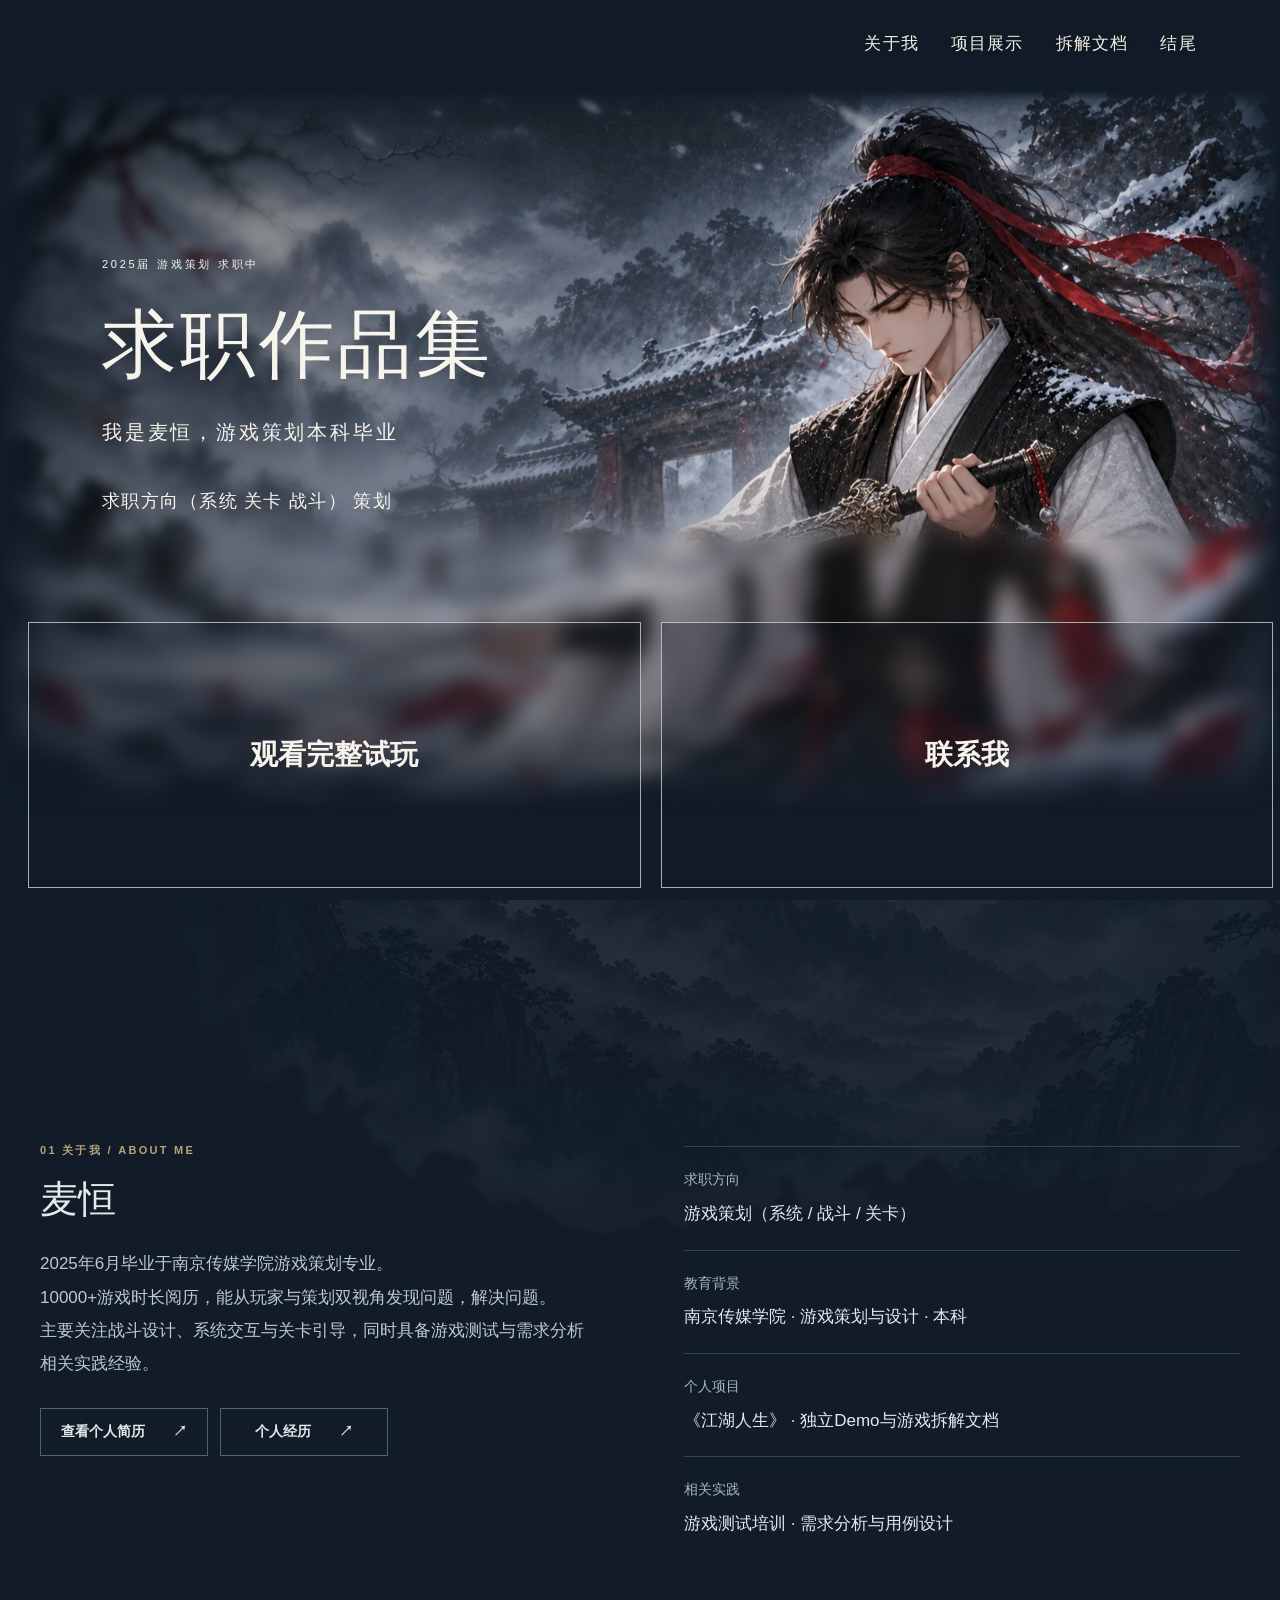
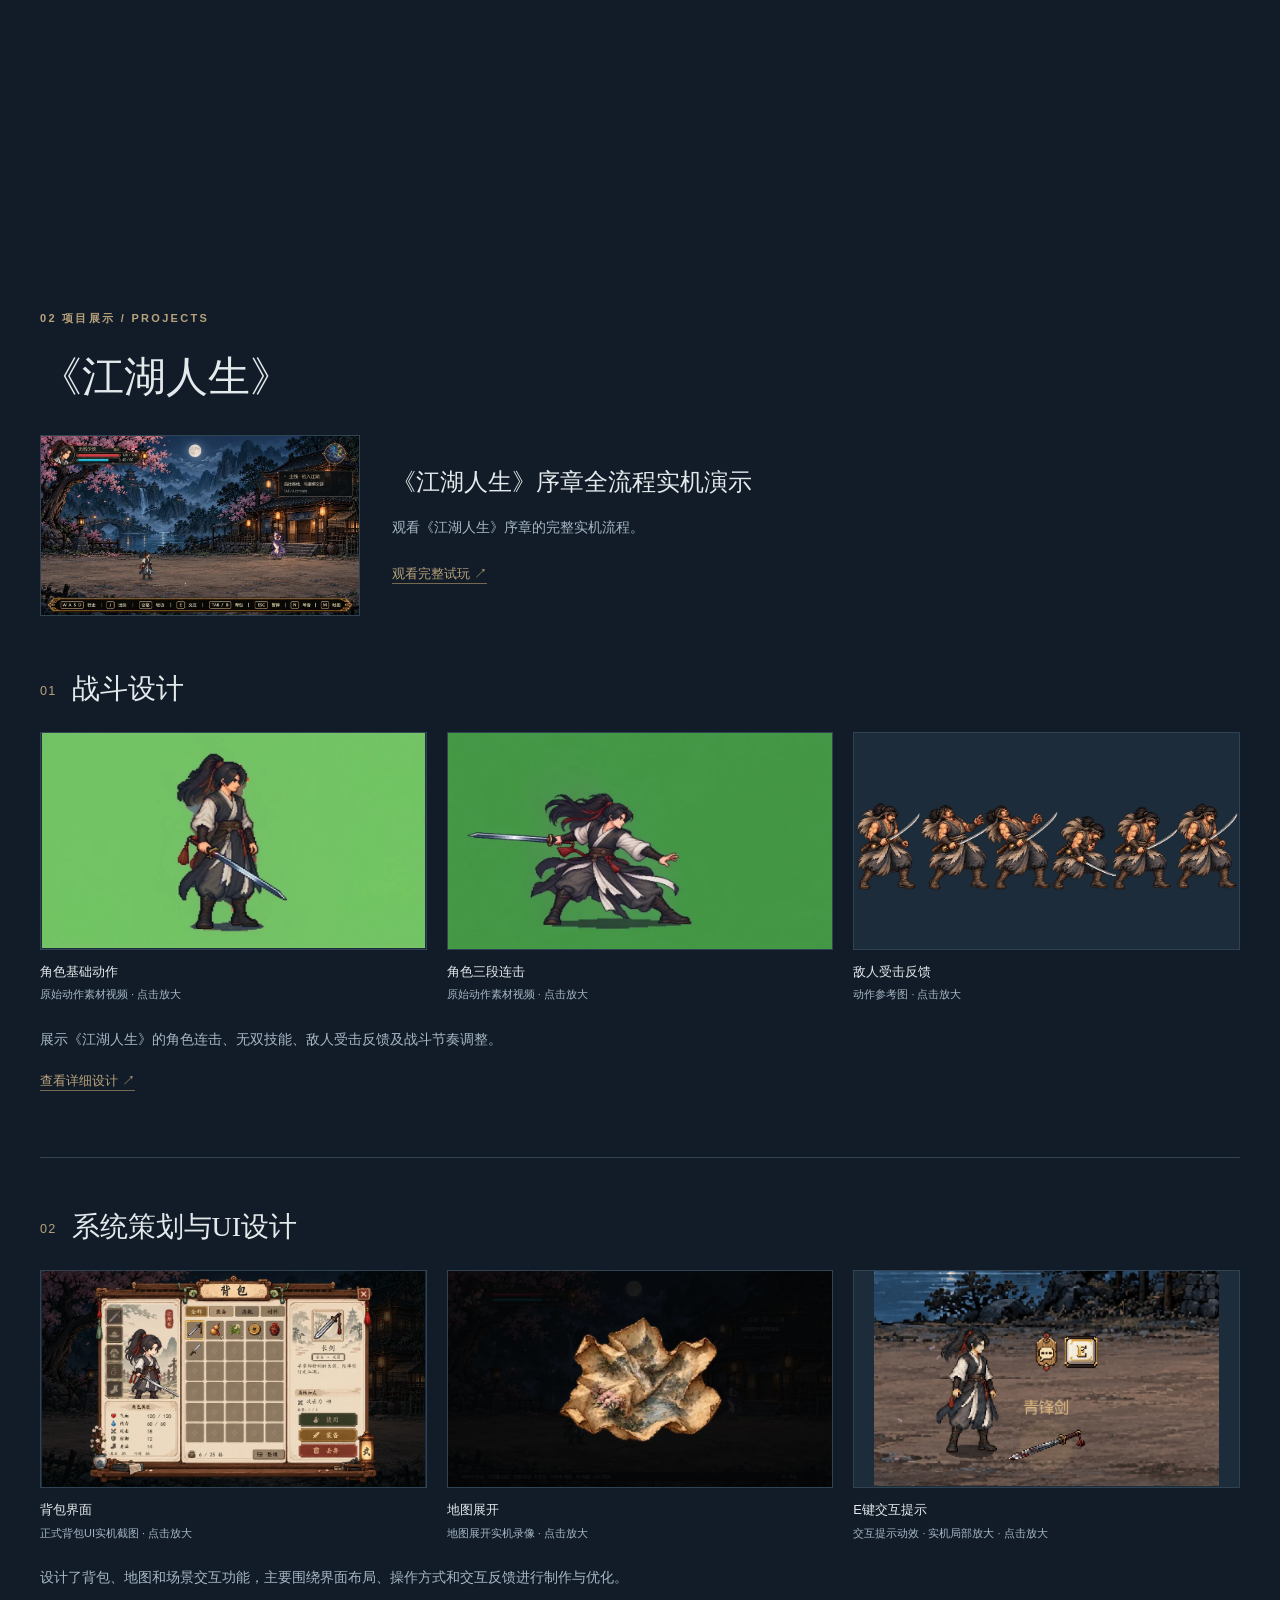
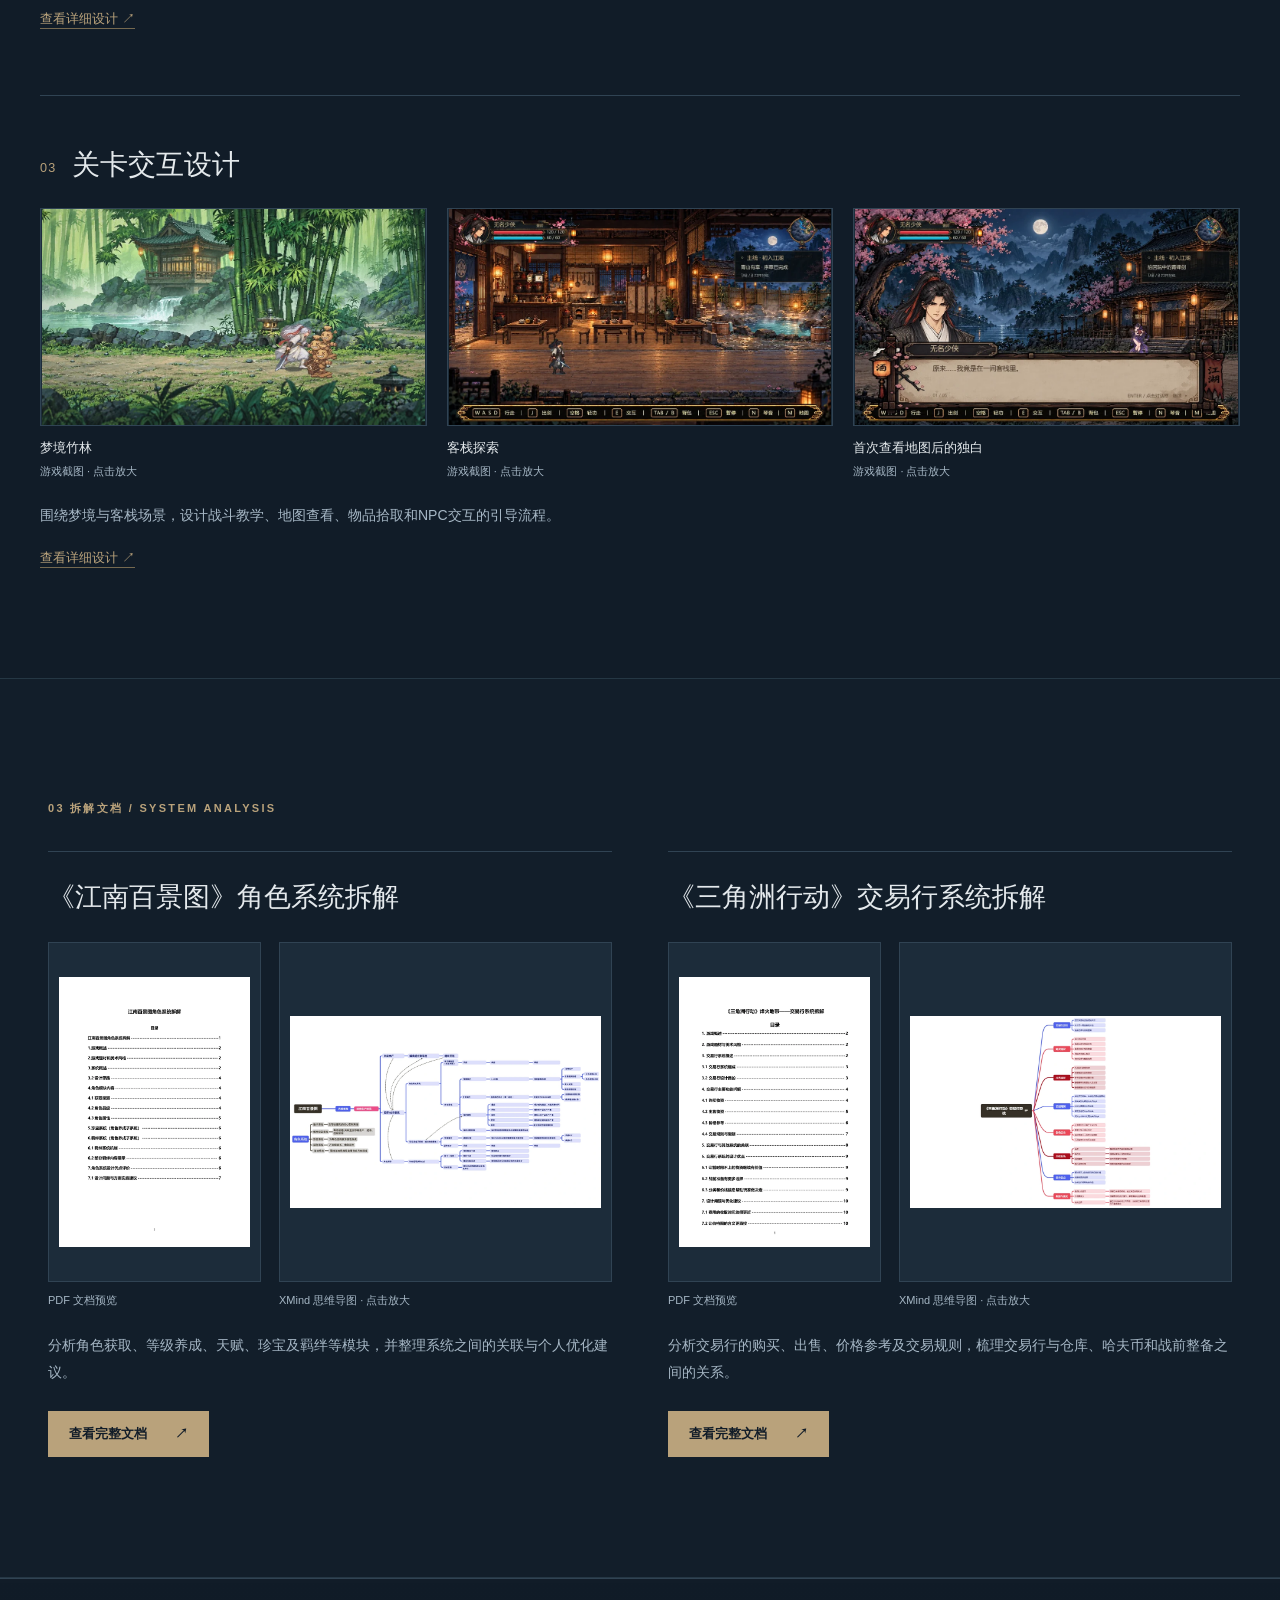
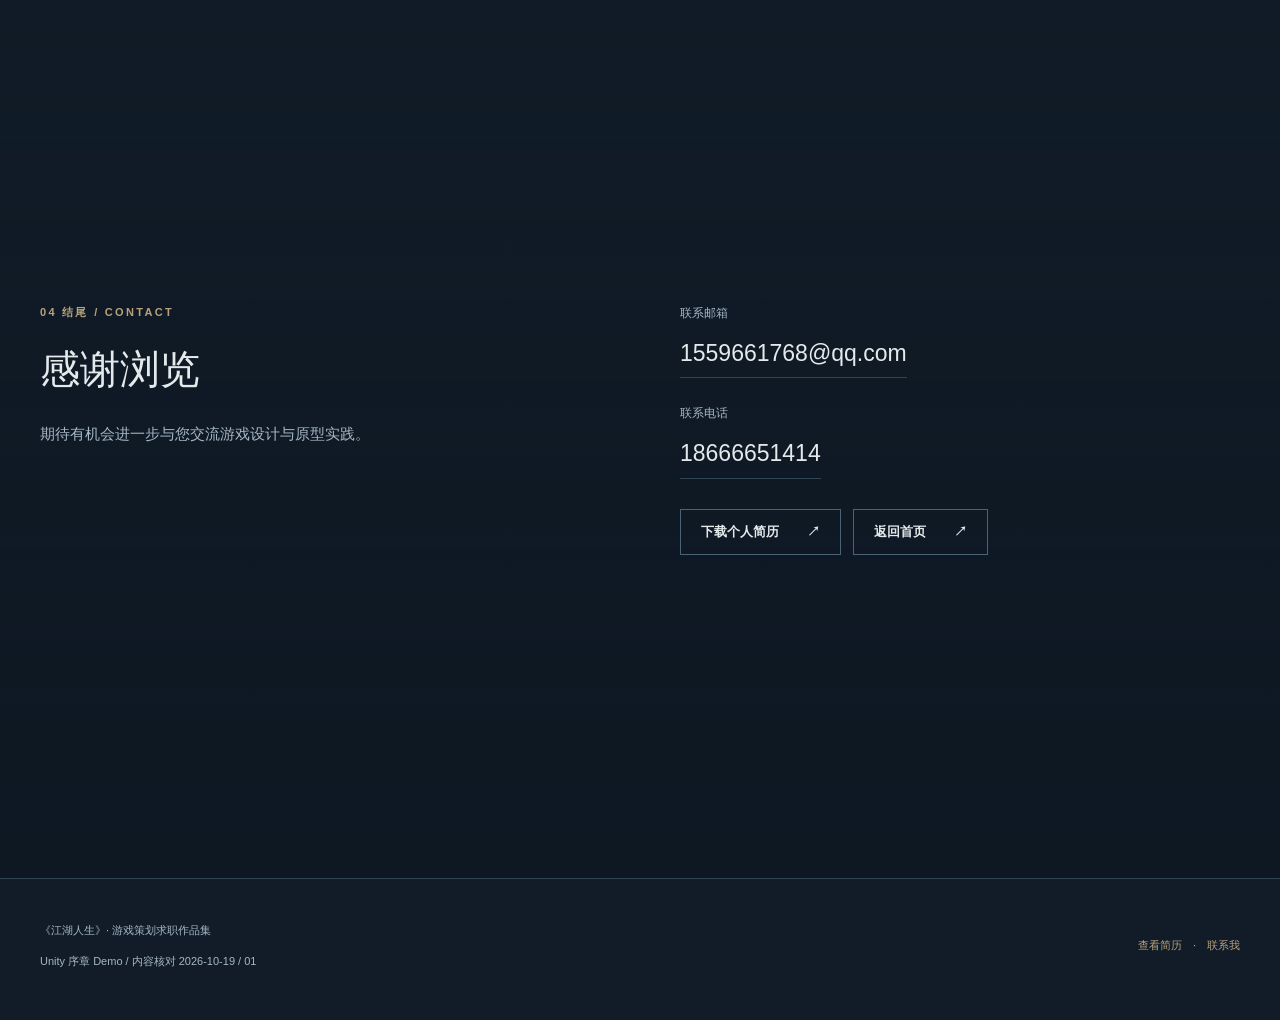
<file: index.html>
<!doctype html>
<html lang="zh-CN"><head><meta charset="UTF-8"><meta name="viewport" content="width=device-width, initial-scale=1"><meta name="description" content="基于真实Unity原型、测试记录与个人简历的游戏策划求职作品集。"><meta name="theme-color" content="#111c28"><link rel="icon" href="./favicon.svg"><title>首页 · 游戏策划作品集</title><link rel="stylesheet" href="./styles/theme.css"><link rel="stylesheet" href="./styles/atmosphere.css">  <script type="module" crossorigin src="./assets/main-DzEuufgR.js"></script>
  <link rel="stylesheet" crossorigin href="./assets/main-g-GPyVAS.css">
  <link rel="preload" as="image" href="./media/optimized/cover/snow-cover-20261019-57e5f39e-lightweight-v4.webp" fetchpriority="high">
</head><body data-defer-atmosphere><div id="app"></div></body></html>
</file>
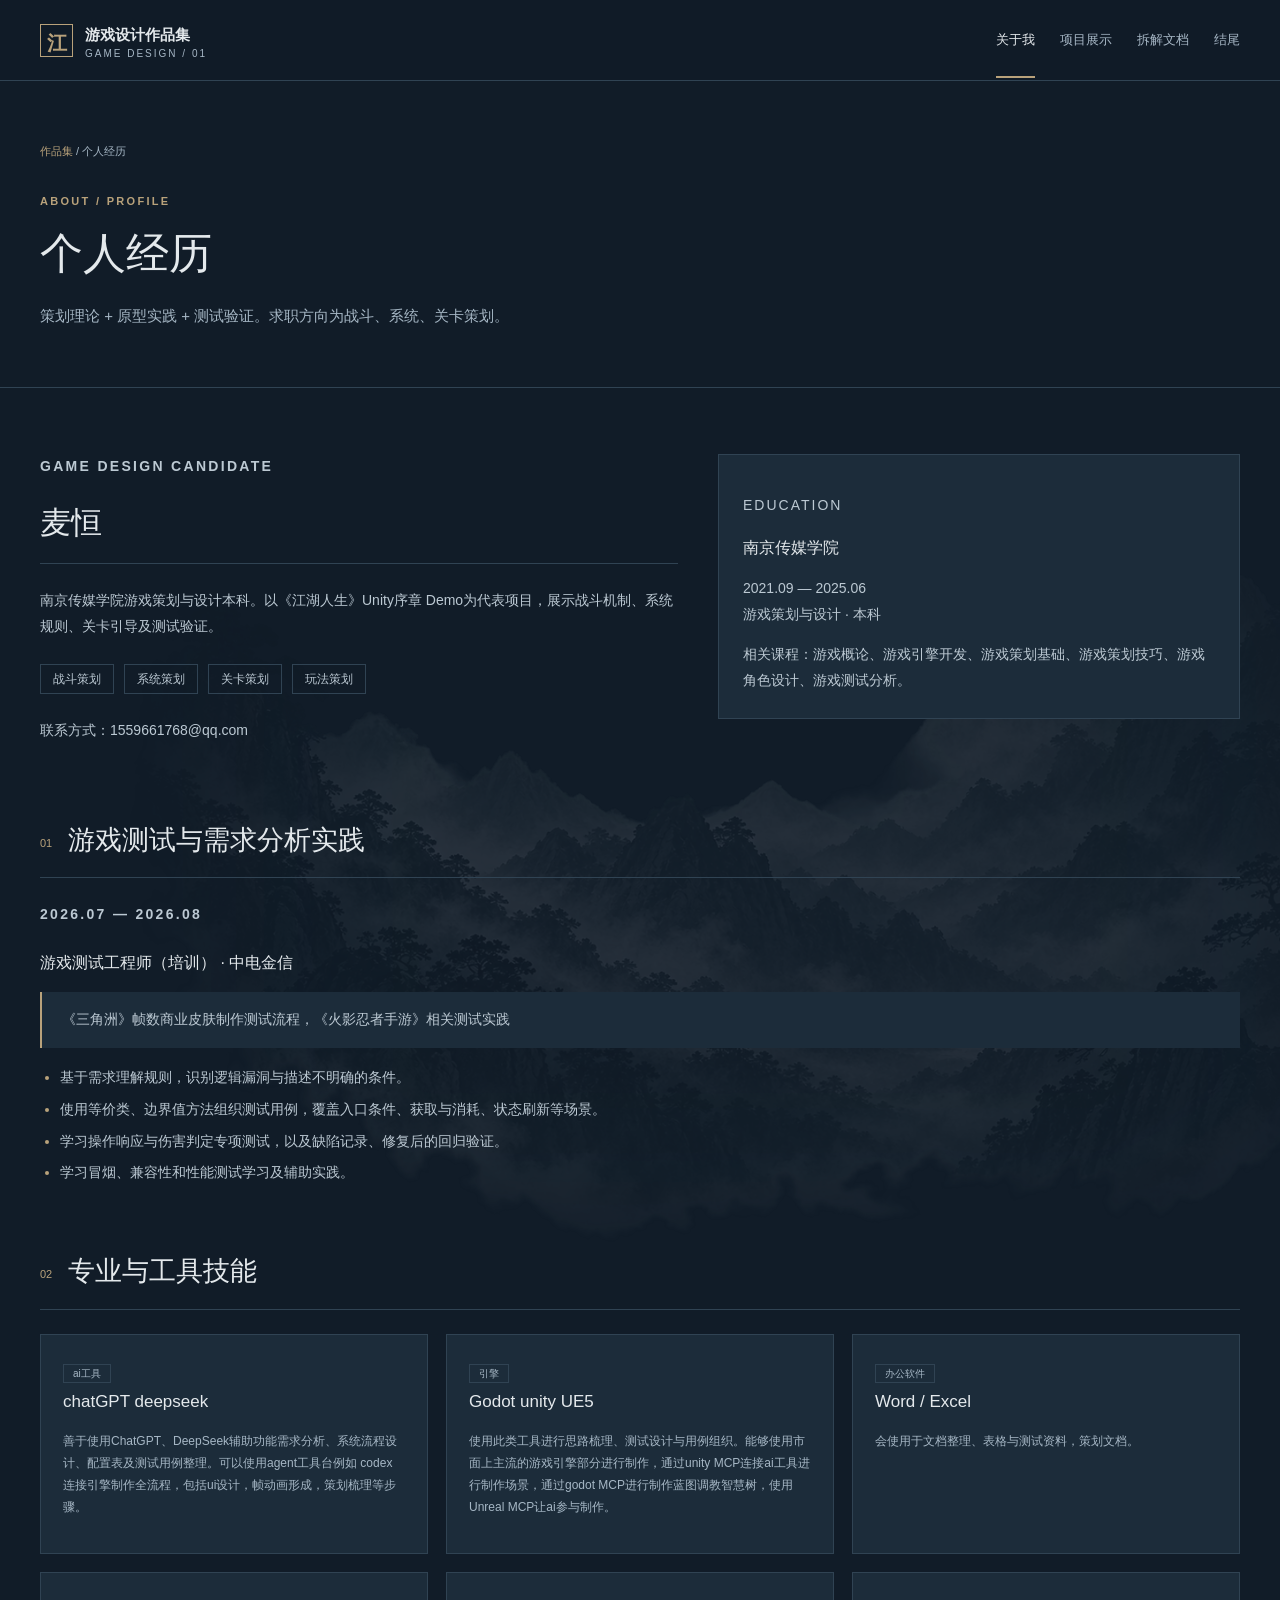
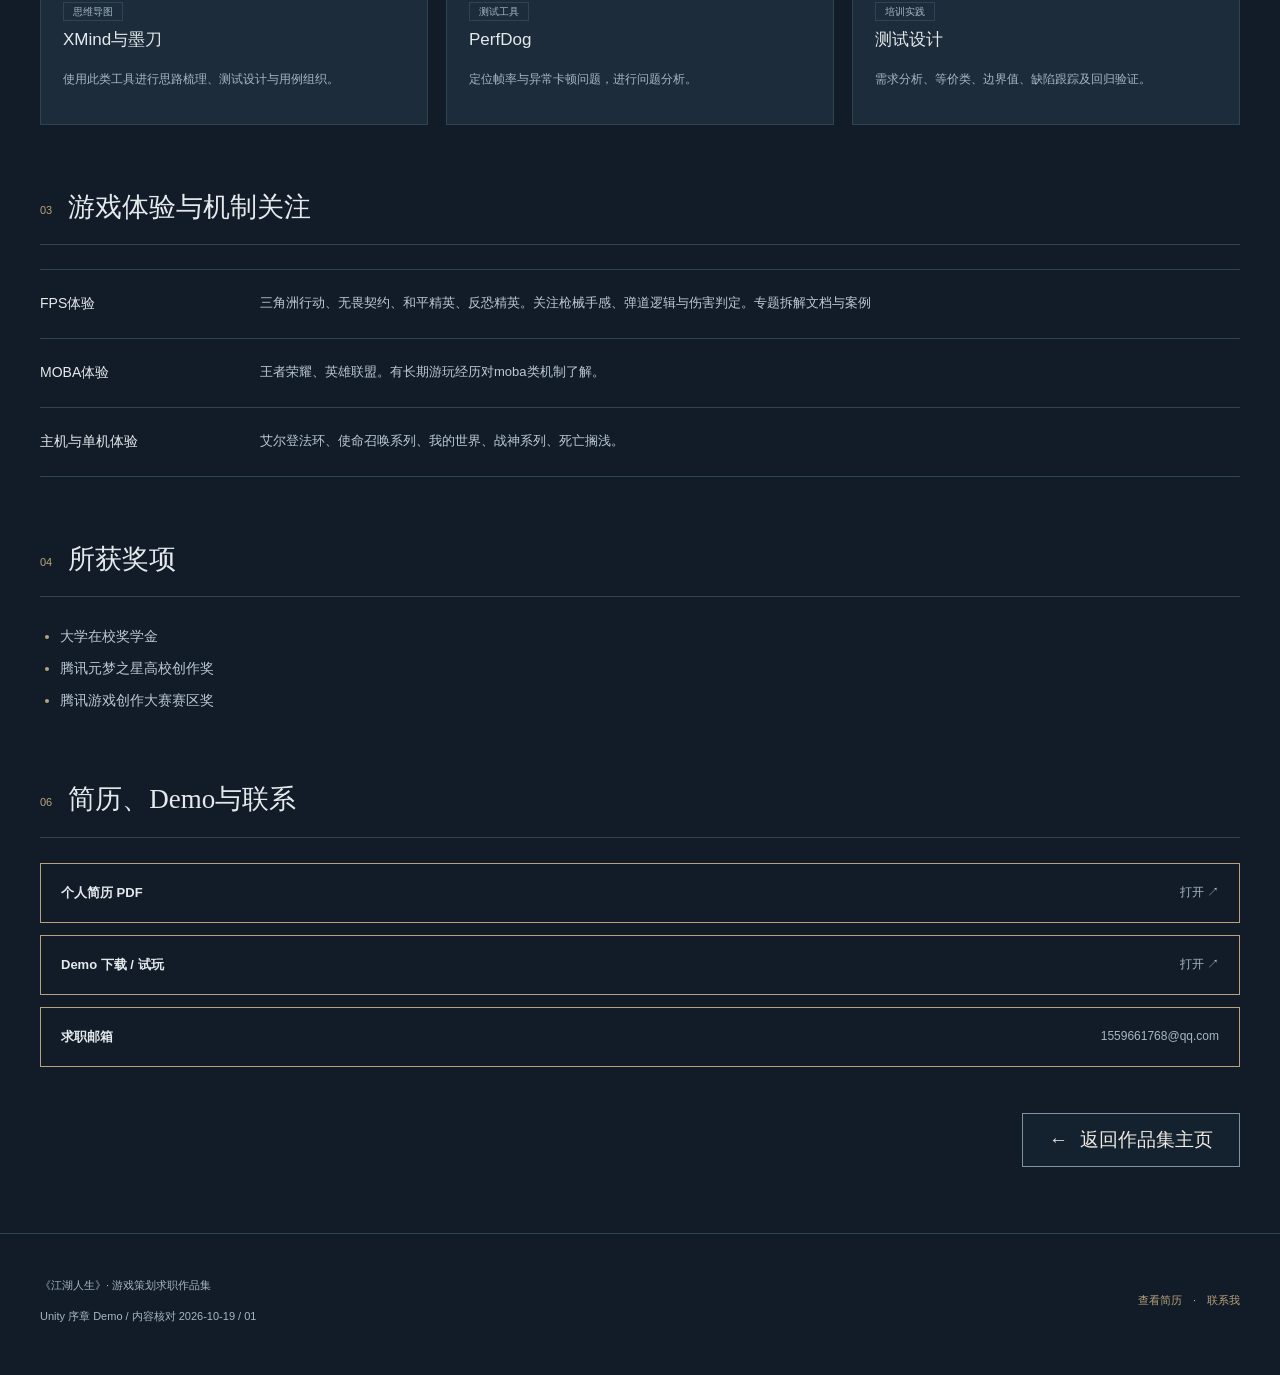
<file: about.html>
<!doctype html>
<html lang="zh-CN"><head><meta charset="UTF-8"><meta name="viewport" content="width=device-width, initial-scale=1"><meta name="description" content="基于真实Unity原型、测试记录与个人简历的游戏策划求职作品集。"><meta name="theme-color" content="#111c28"><link rel="icon" href="./favicon.svg"><title>个人经历 · 游戏策划作品集</title><link rel="stylesheet" href="./styles/theme.css"><link rel="stylesheet" href="./styles/atmosphere.css">  <script type="module" crossorigin src="./assets/main-DzEuufgR.js"></script>
  <link rel="stylesheet" crossorigin href="./assets/main-g-GPyVAS.css">
</head><body><div id="app"></div></body></html>
</file>
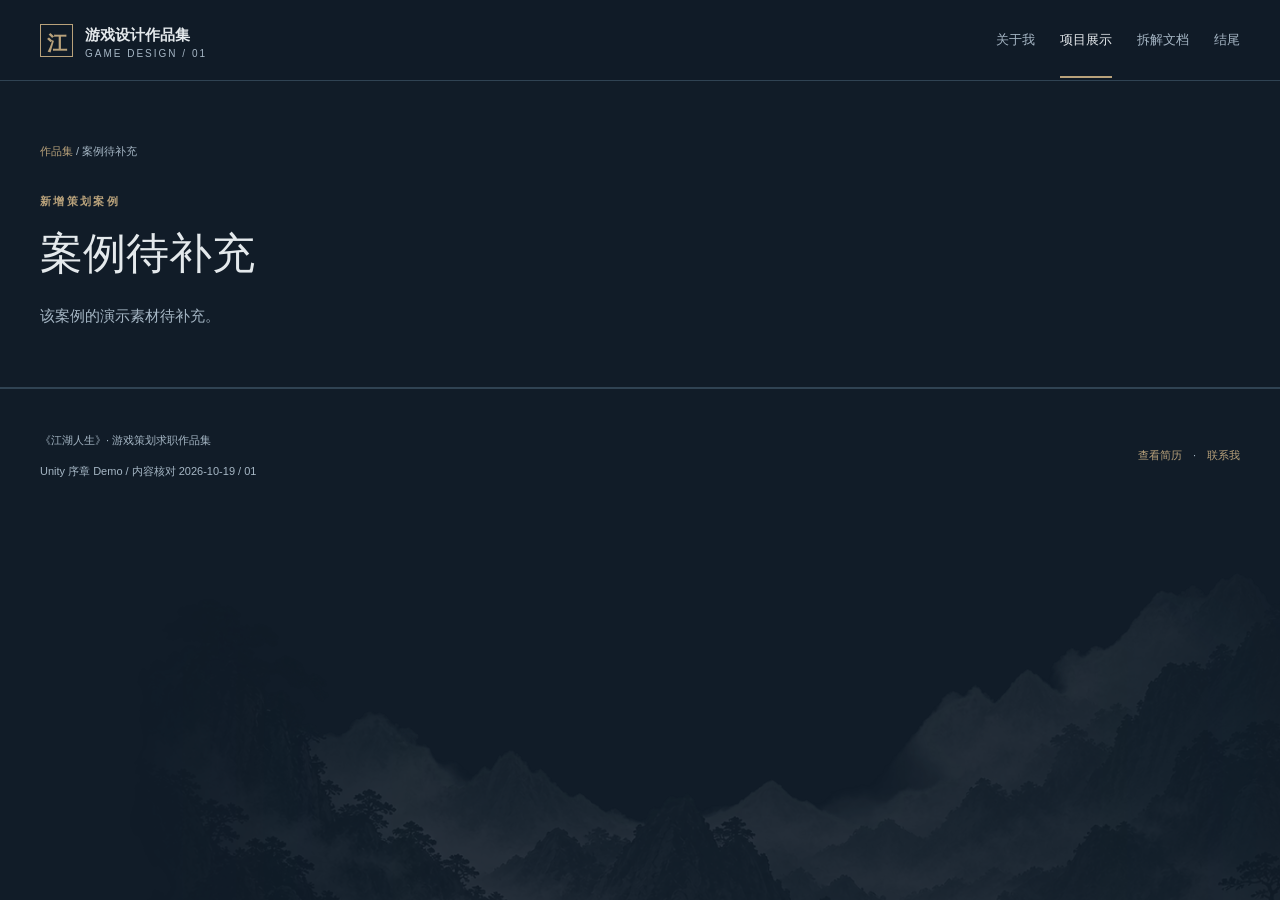
<file: case.html>
<!doctype html>
<html lang="zh-CN"><head><meta charset="UTF-8"><meta name="viewport" content="width=device-width, initial-scale=1"><meta name="description" content="基于真实Unity原型、测试记录与个人简历的游戏策划求职作品集。"><meta name="theme-color" content="#111c28"><link rel="icon" href="./favicon.svg"><title>策划案例 · 游戏策划作品集</title><link rel="stylesheet" href="./styles/theme.css"><link rel="stylesheet" href="./styles/atmosphere.css">  <script type="module" crossorigin src="./assets/main-DzEuufgR.js"></script>
  <link rel="stylesheet" crossorigin href="./assets/main-g-GPyVAS.css">
</head><body><div id="app"></div></body></html>
</file>
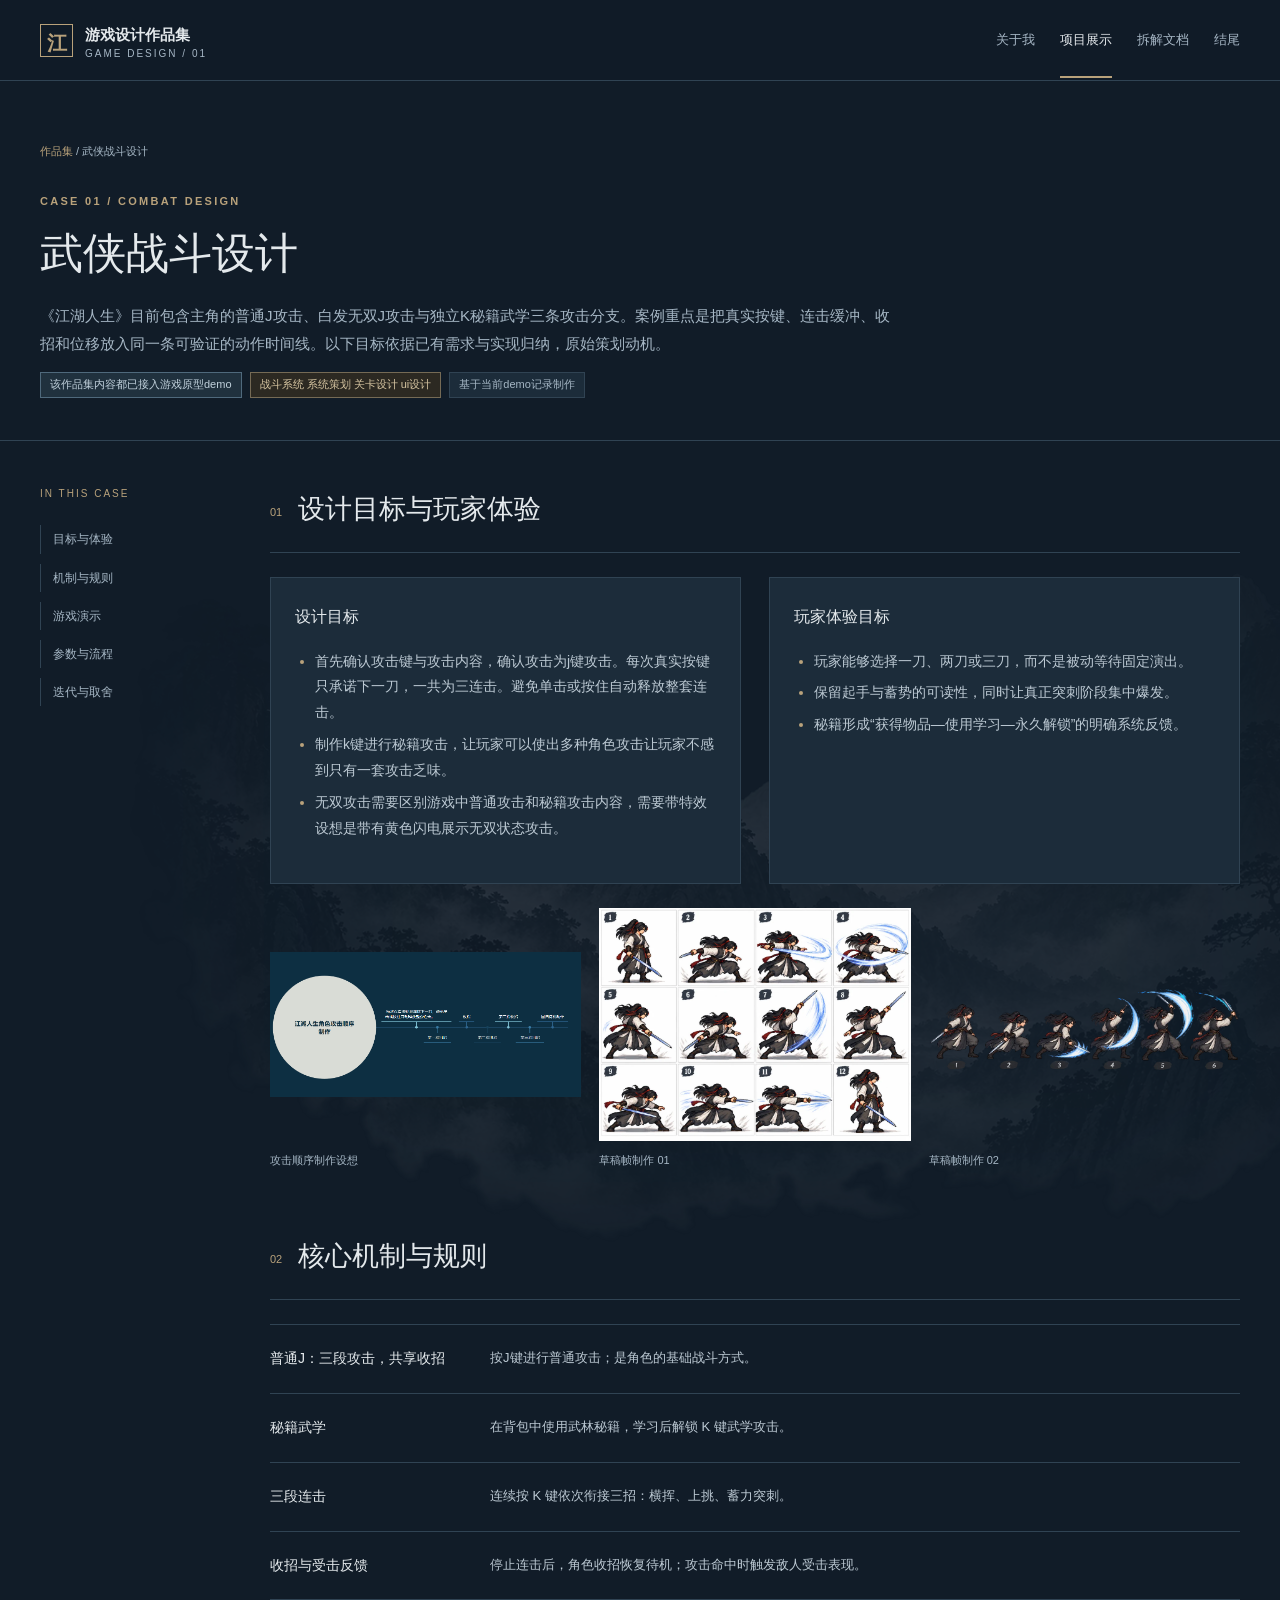
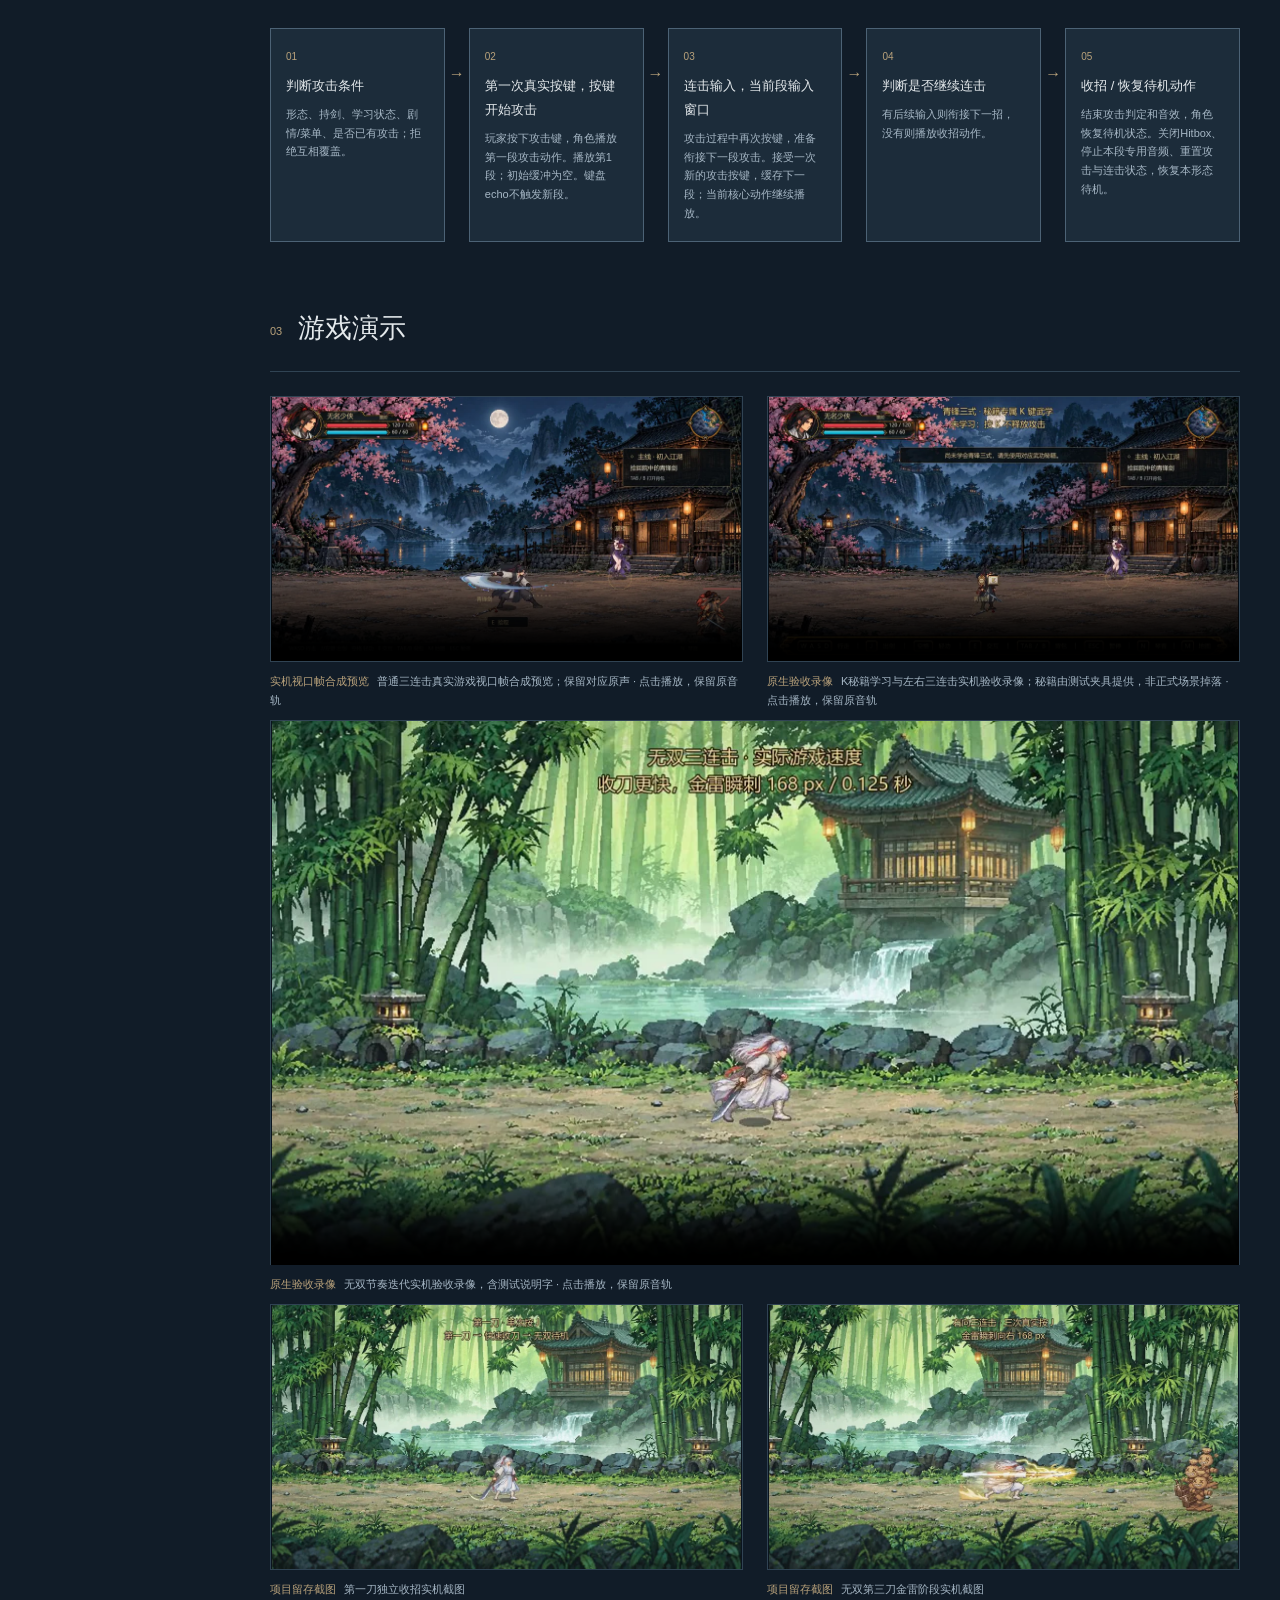
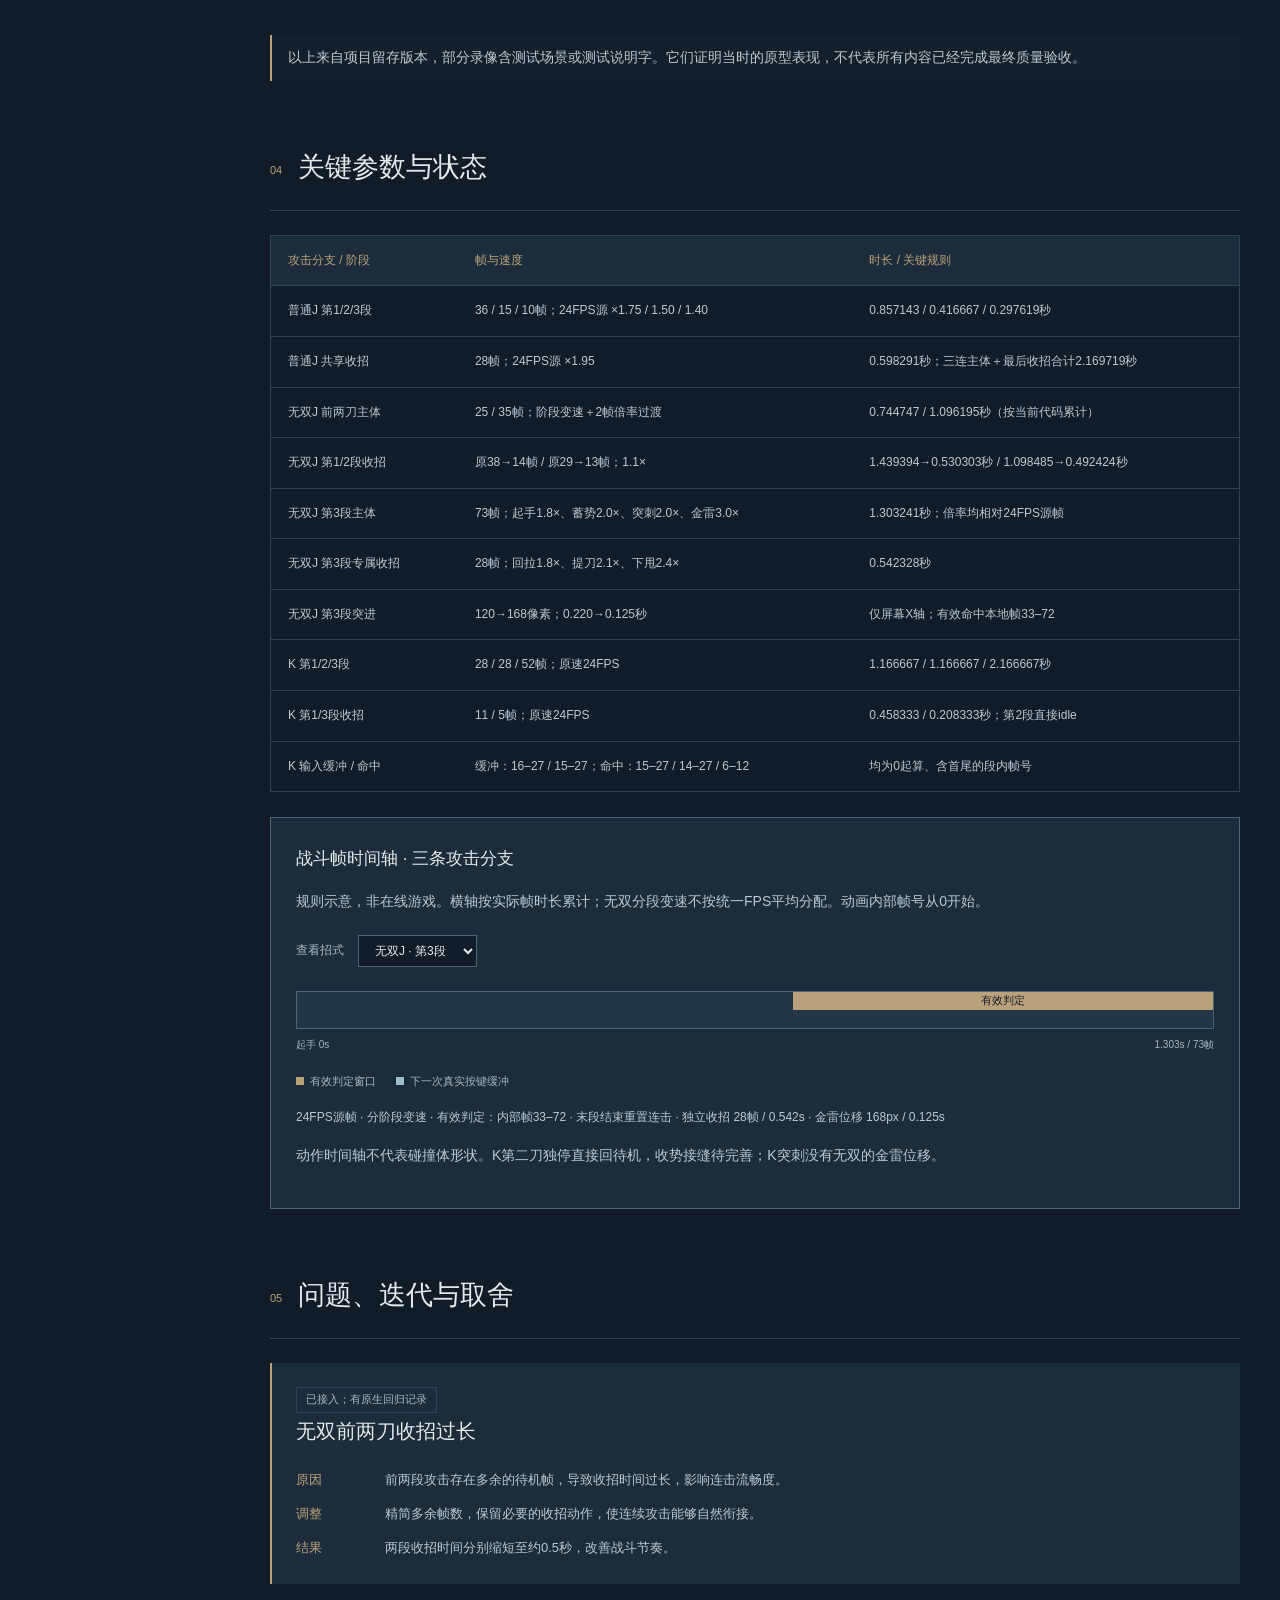
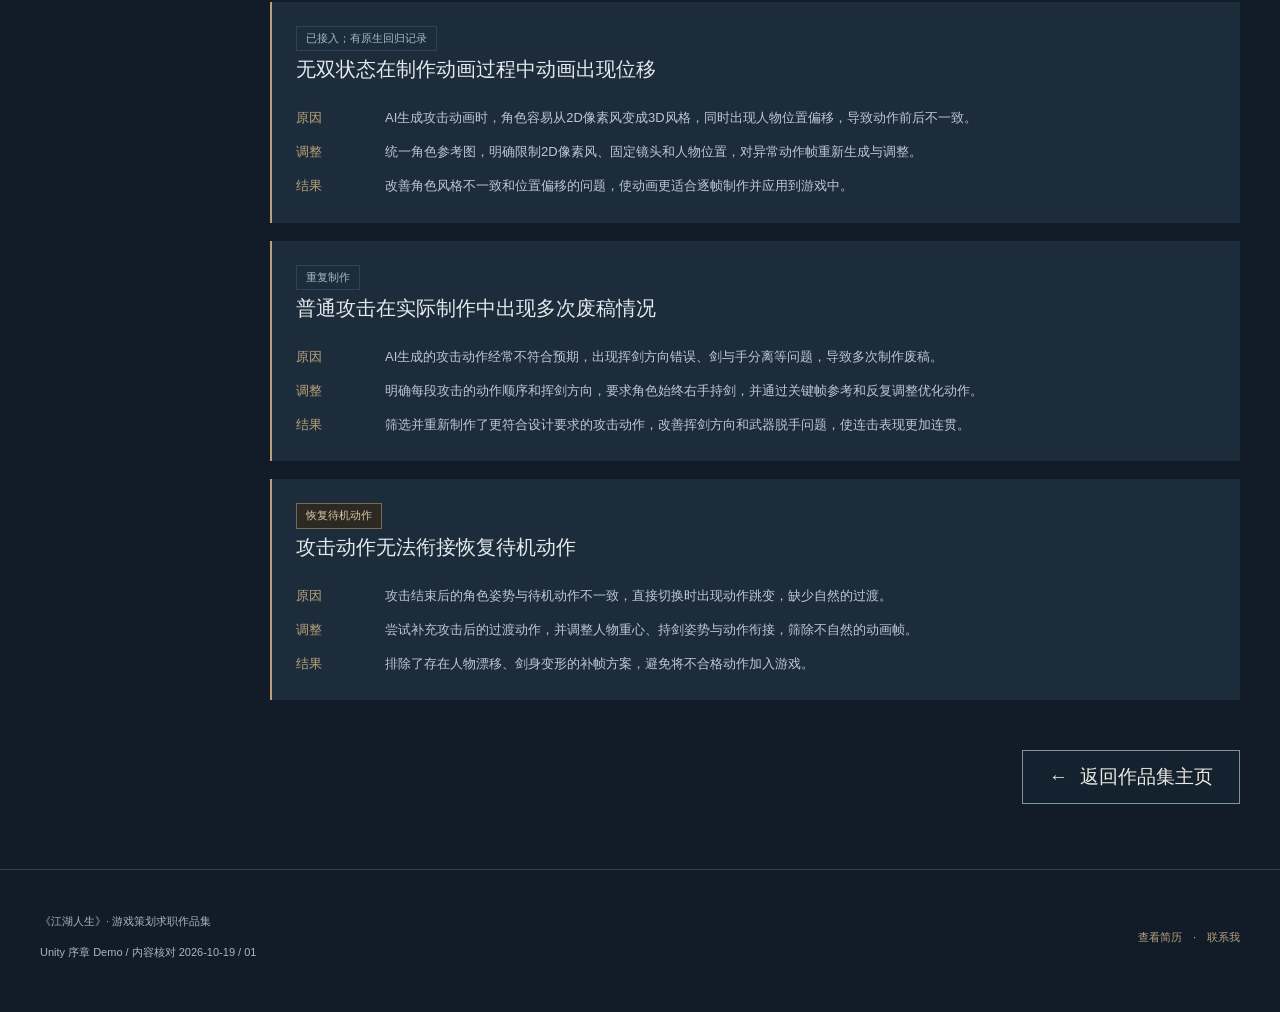
<file: combat.html>
<!doctype html>
<html lang="zh-CN"><head><meta charset="UTF-8"><meta name="viewport" content="width=device-width, initial-scale=1"><meta name="description" content="基于真实Unity原型、测试记录与个人简历的游戏策划求职作品集。"><meta name="theme-color" content="#111c28"><link rel="icon" href="./favicon.svg"><title>战斗策划 · 游戏策划作品集</title><link rel="stylesheet" href="./styles/theme.css"><link rel="stylesheet" href="./styles/atmosphere.css">  <script type="module" crossorigin src="./assets/main-DzEuufgR.js"></script>
  <link rel="stylesheet" crossorigin href="./assets/main-g-GPyVAS.css">
</head><body><div id="app"></div></body></html>
</file>
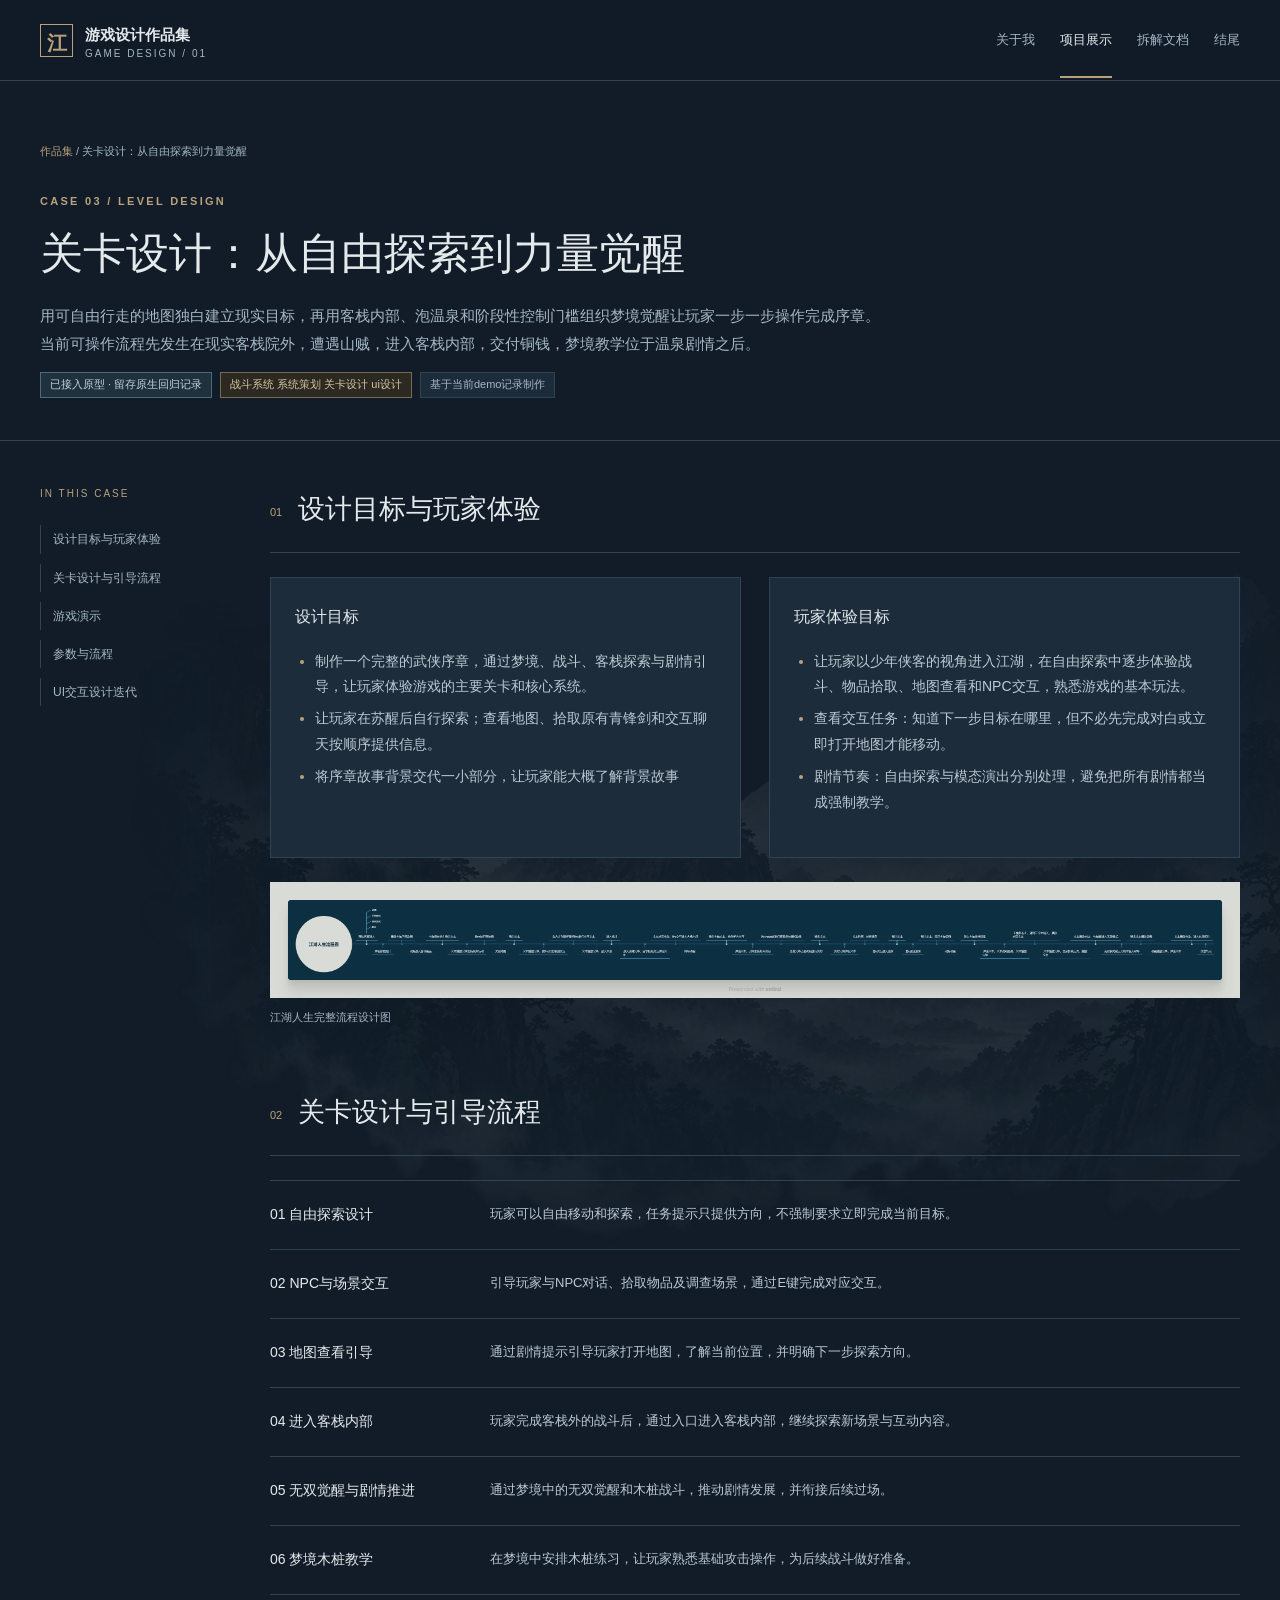
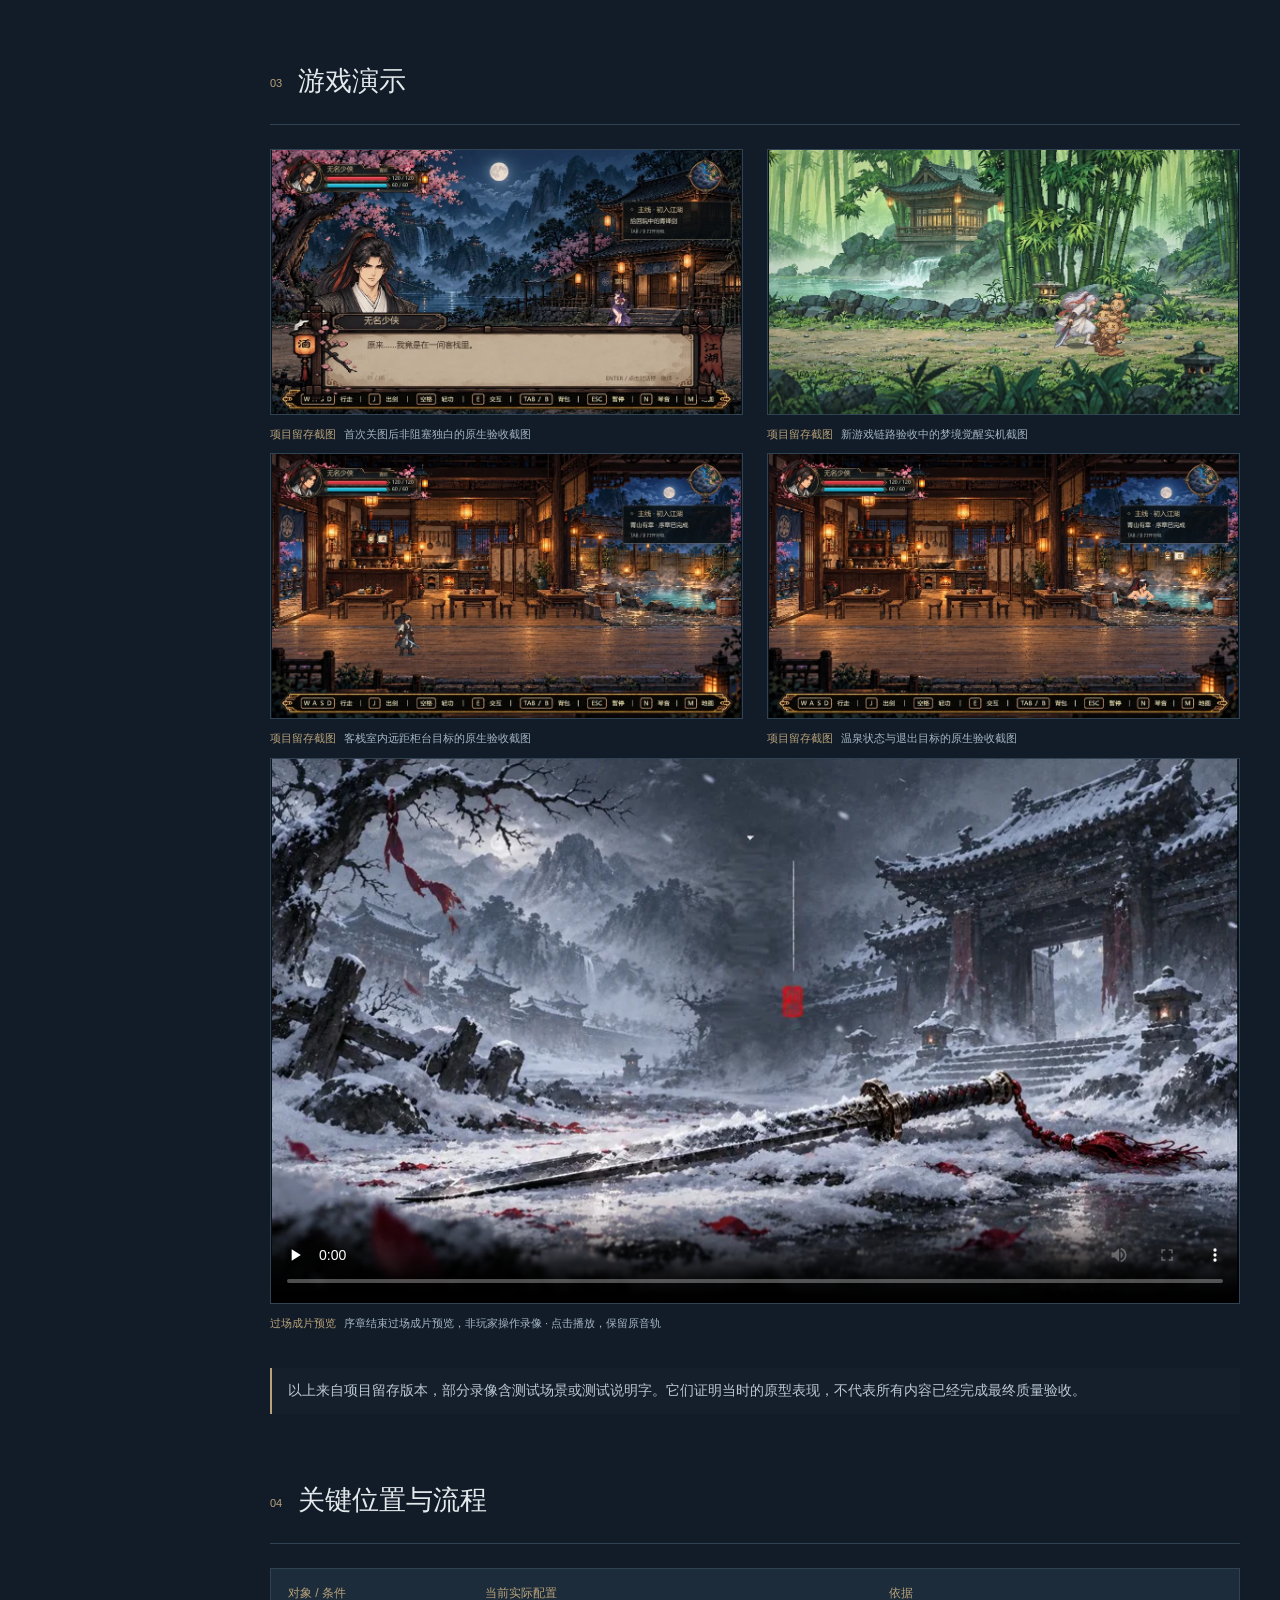
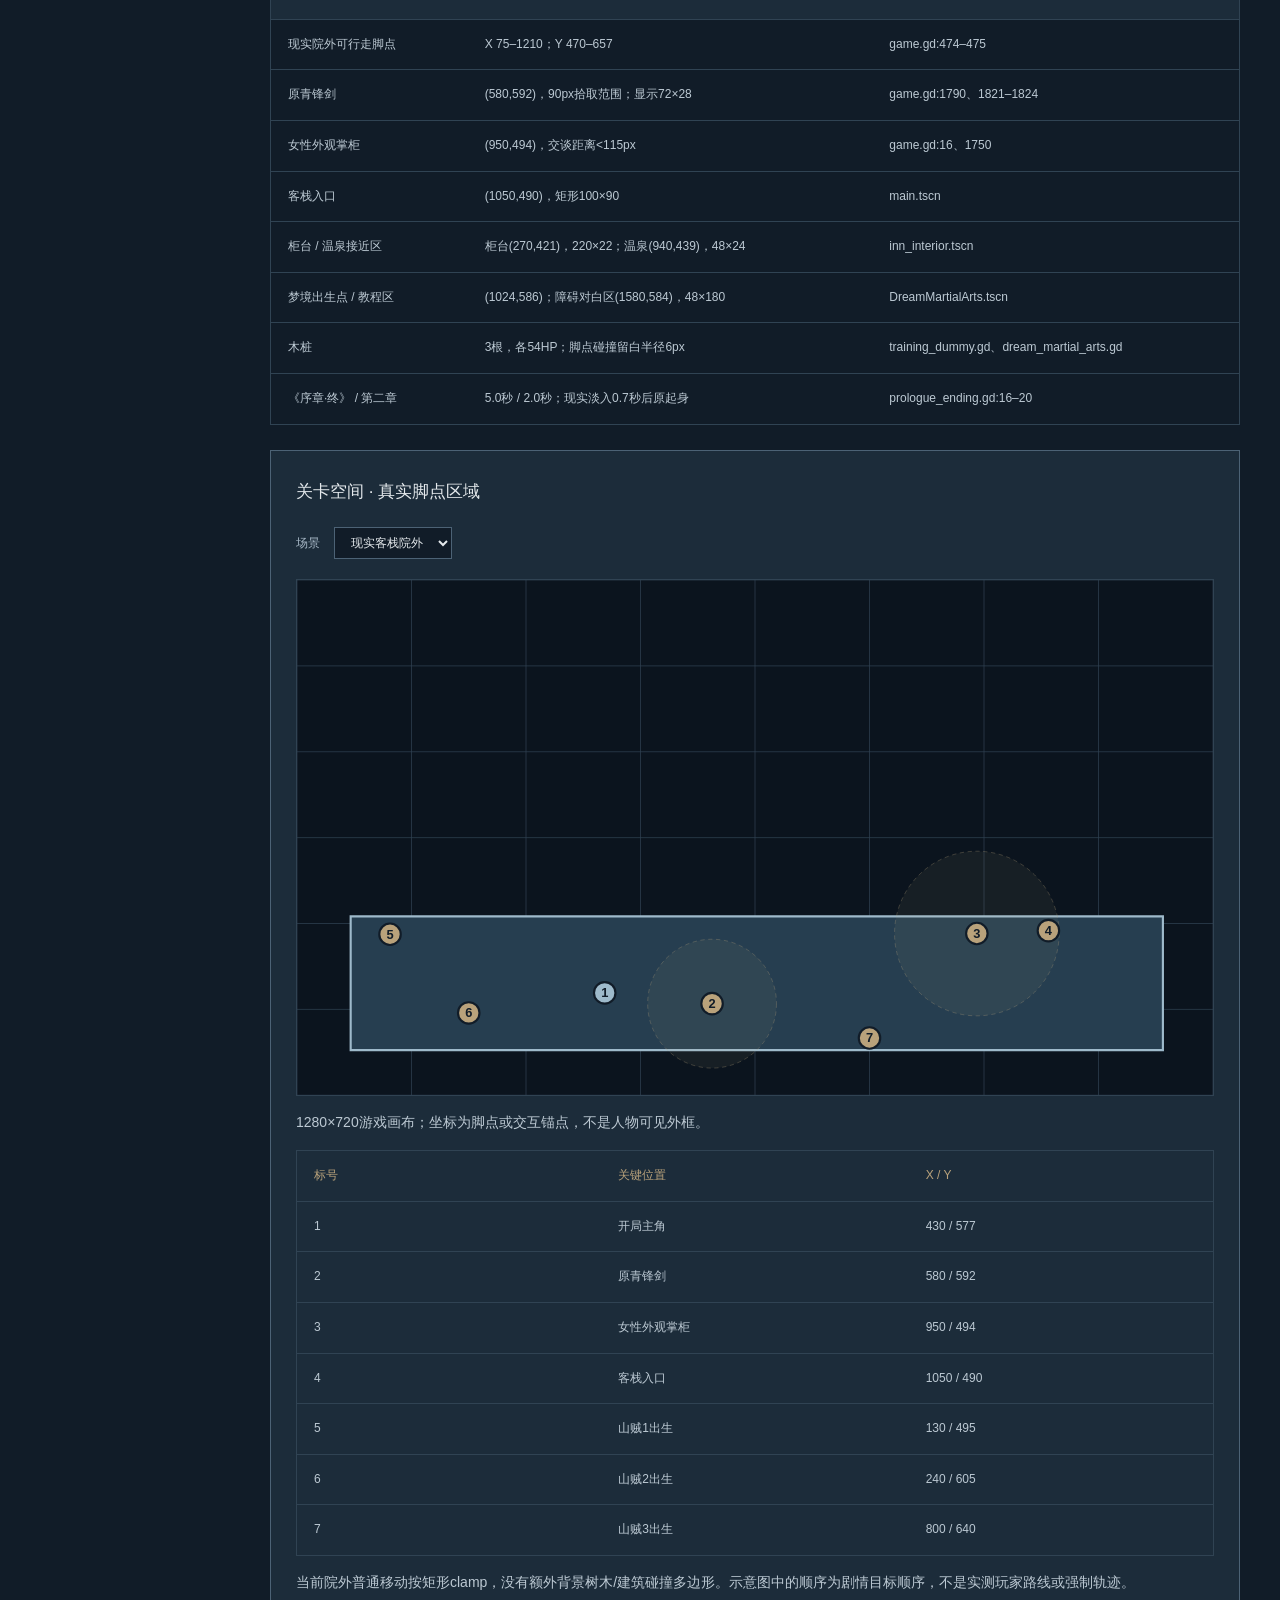
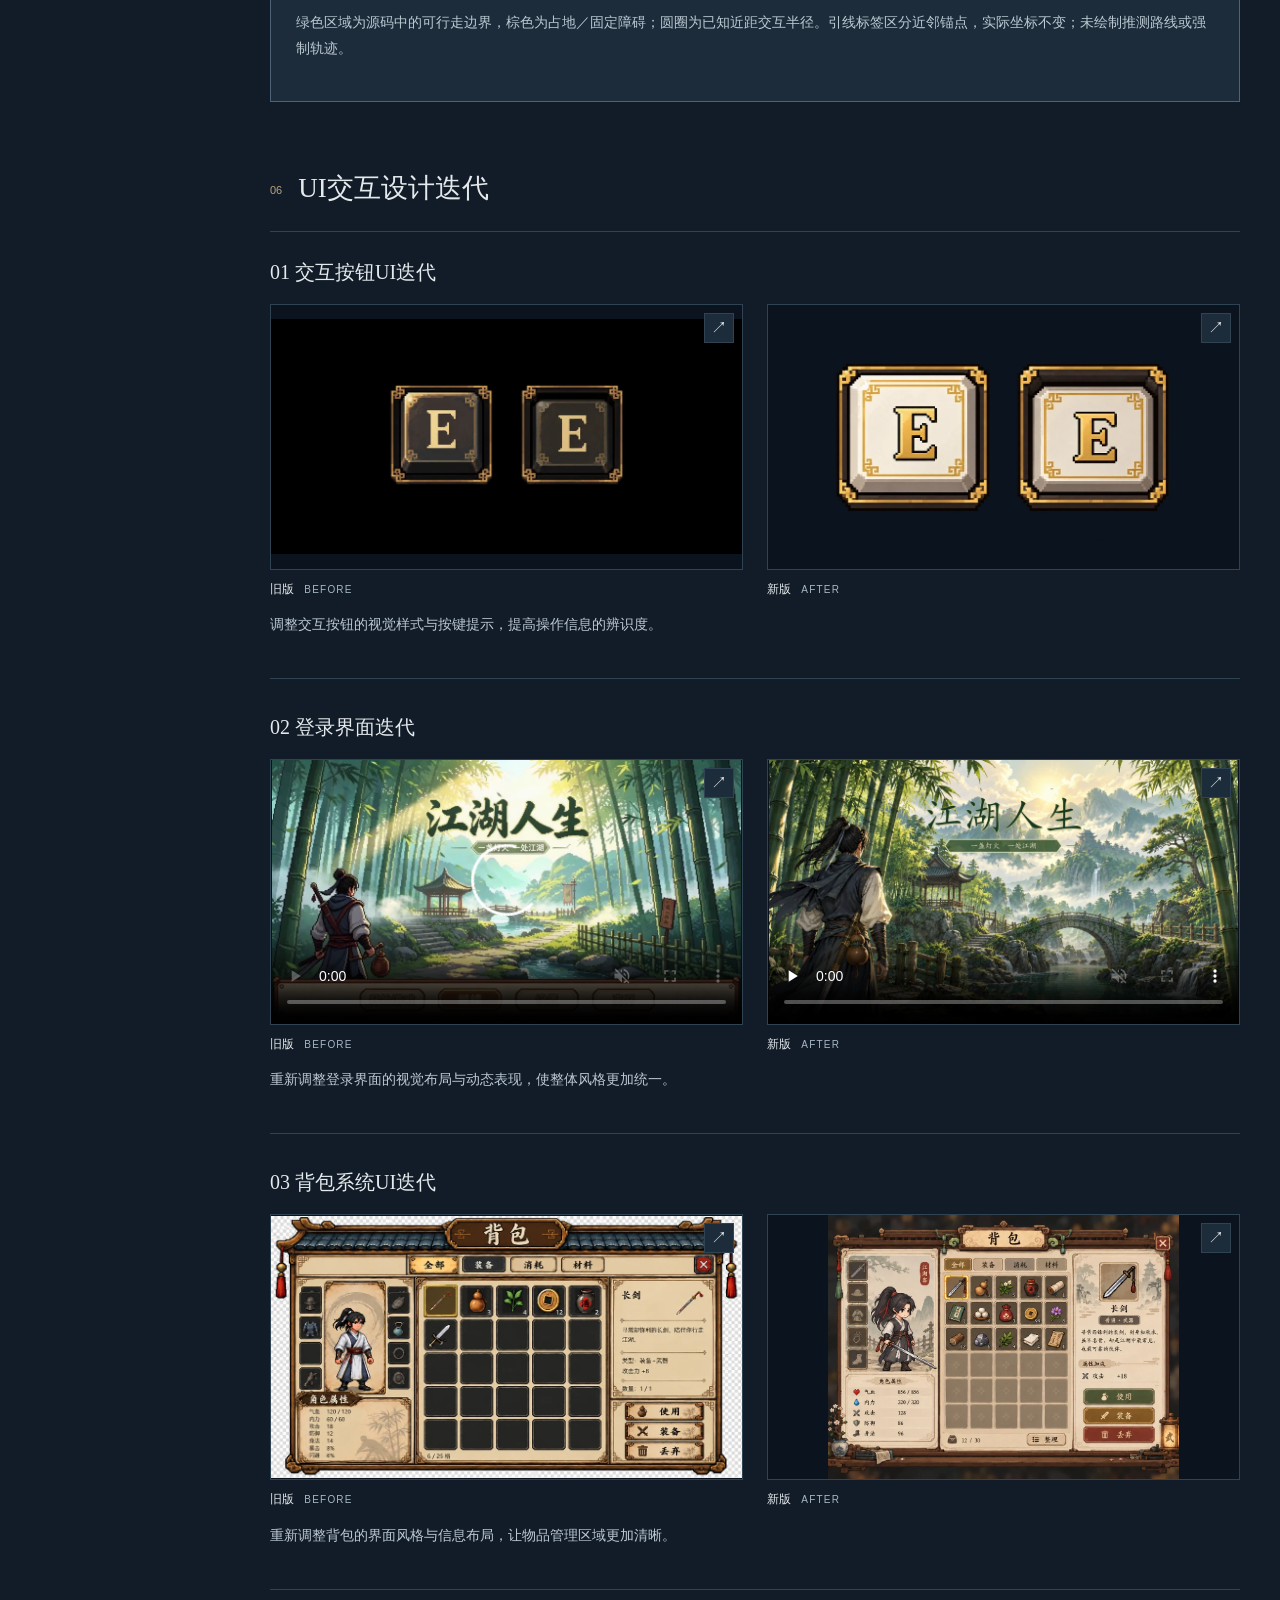
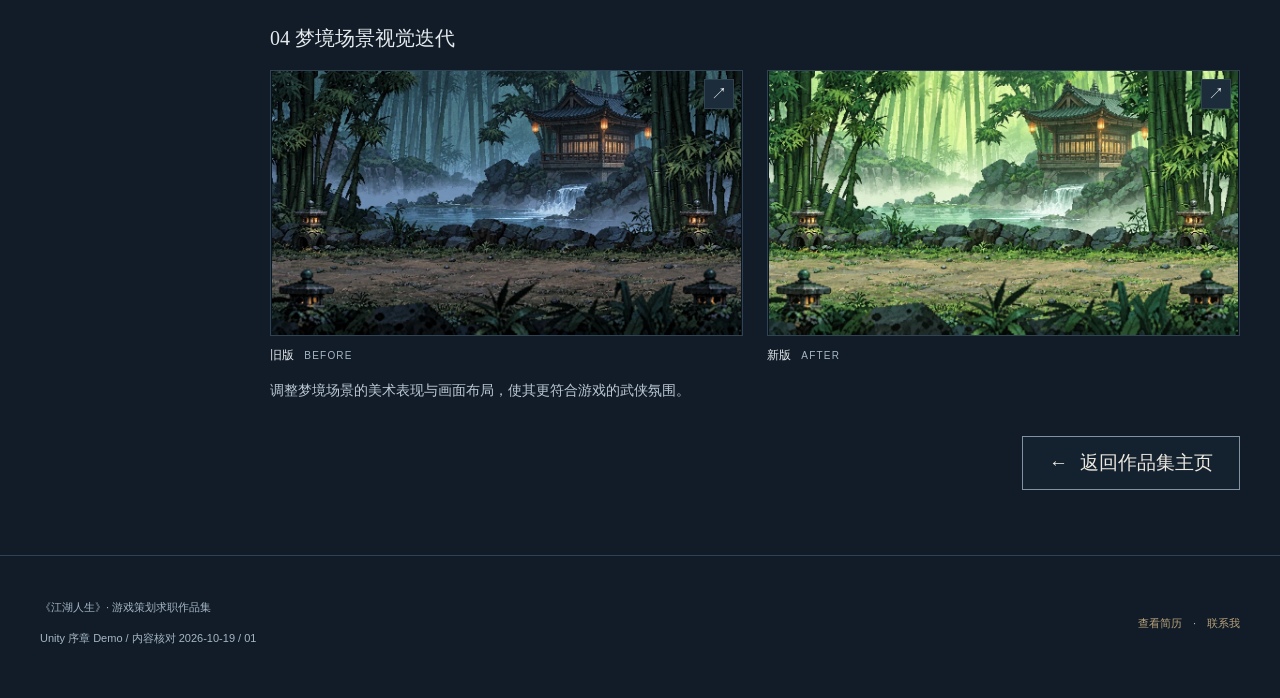
<file: levels.html>
<!doctype html>
<html lang="zh-CN"><head><meta charset="UTF-8"><meta name="viewport" content="width=device-width, initial-scale=1"><meta name="description" content="基于真实Unity原型、测试记录与个人简历的游戏策划求职作品集。"><meta name="theme-color" content="#111c28"><link rel="icon" href="./favicon.svg"><title>关卡策划 · 游戏策划作品集</title><link rel="stylesheet" href="./styles/theme.css"><link rel="stylesheet" href="./styles/atmosphere.css">  <script type="module" crossorigin src="./assets/main-DzEuufgR.js"></script>
  <link rel="stylesheet" crossorigin href="./assets/main-g-GPyVAS.css">
</head><body><div id="app"></div></body></html>
</file>
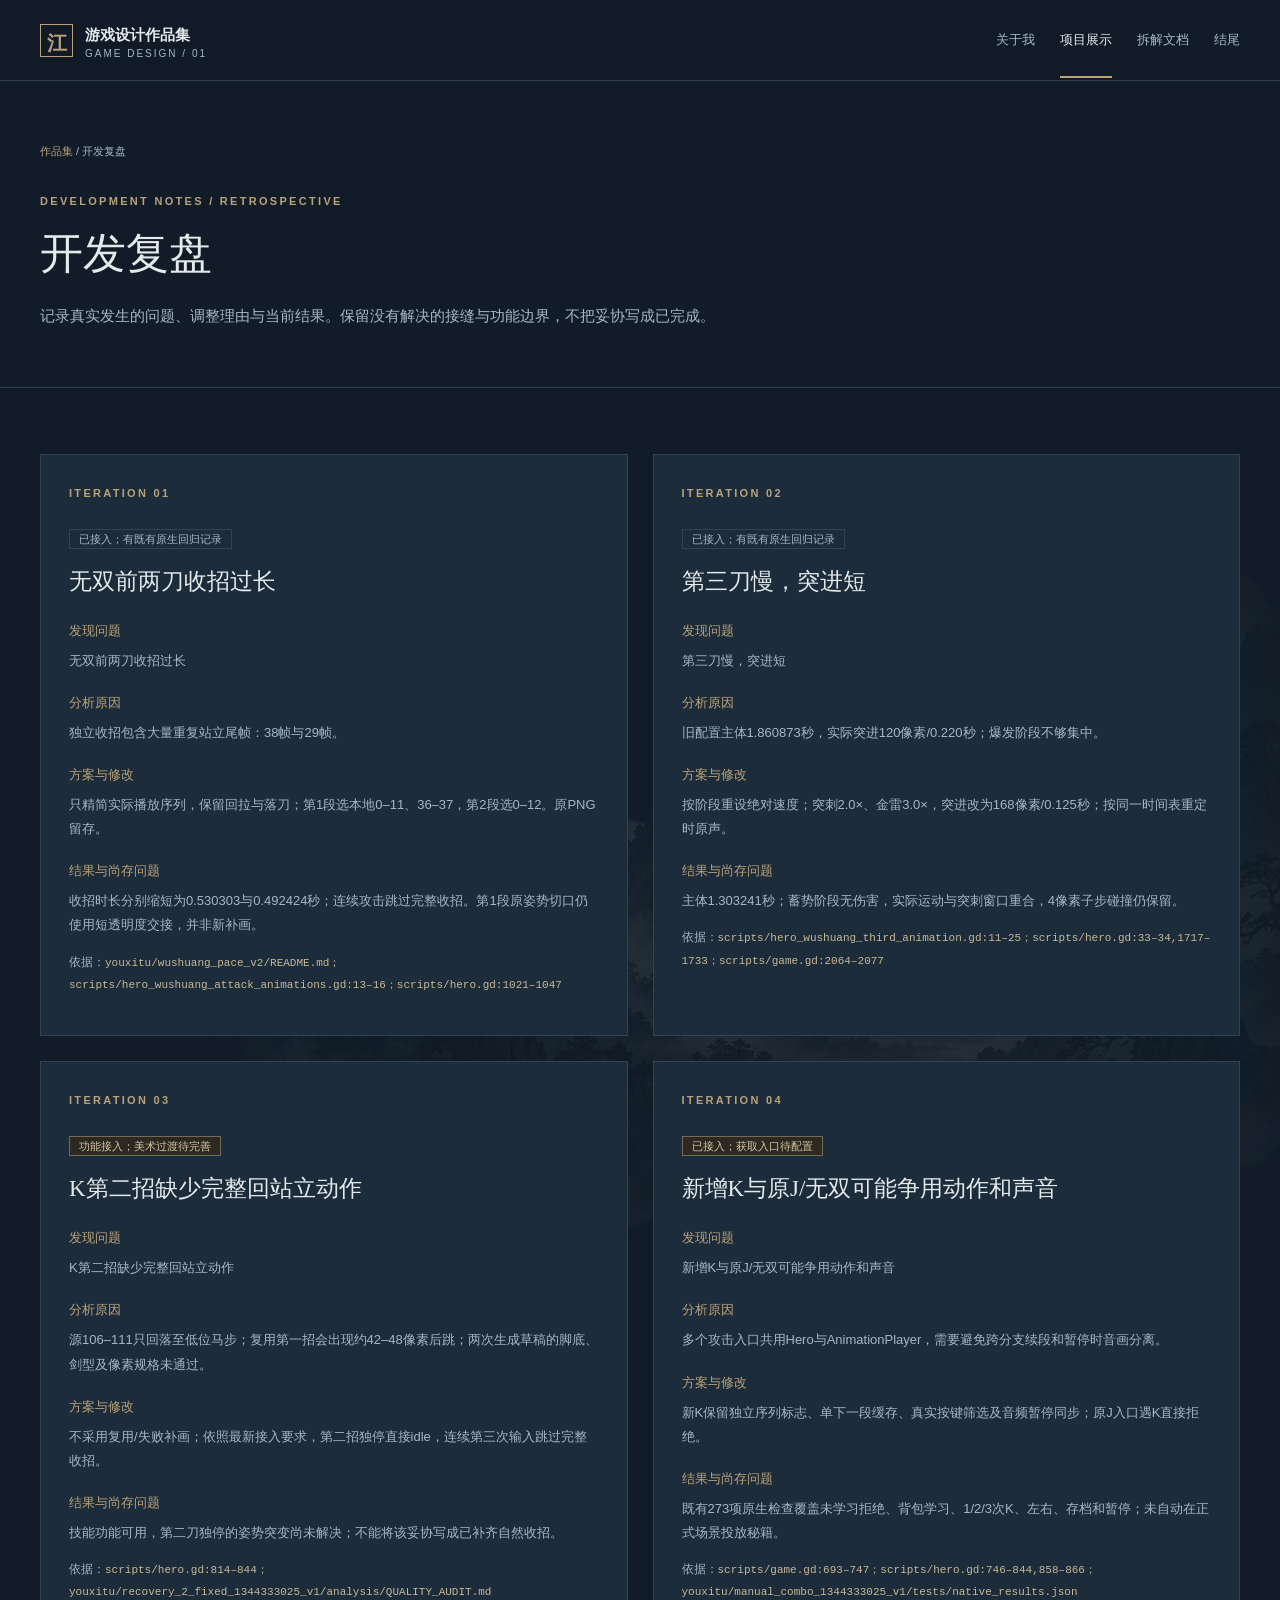
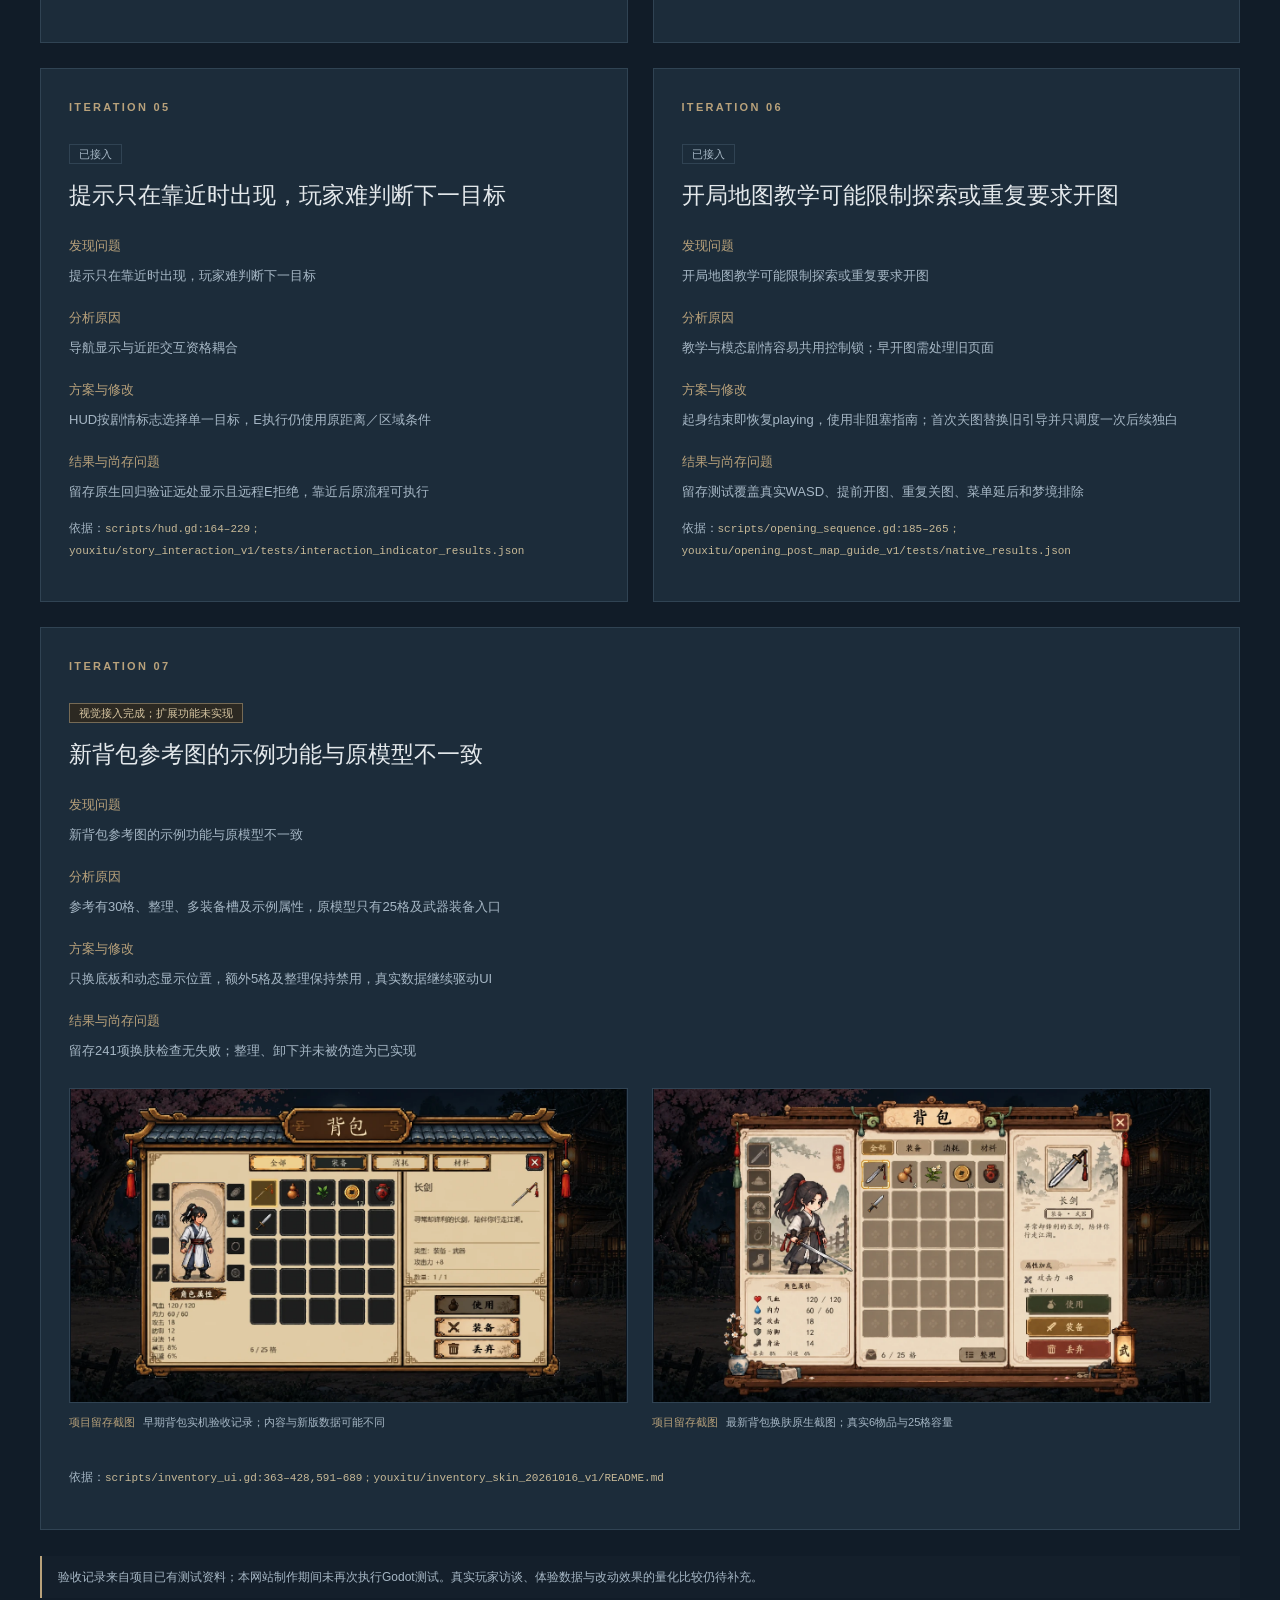
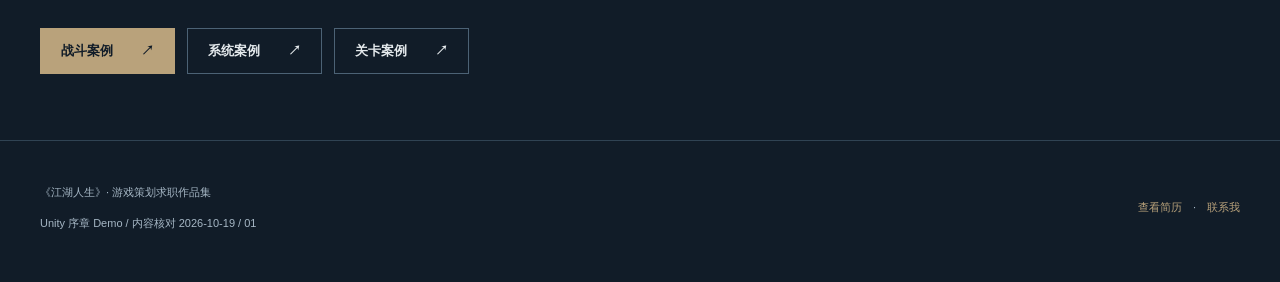
<file: retrospective.html>
<!doctype html>
<html lang="zh-CN"><head><meta charset="UTF-8"><meta name="viewport" content="width=device-width, initial-scale=1"><meta name="description" content="基于真实Unity原型、测试记录与个人简历的游戏策划求职作品集。"><meta name="theme-color" content="#111c28"><link rel="icon" href="./favicon.svg"><title>开发复盘 · 游戏策划作品集</title><link rel="stylesheet" href="./styles/theme.css"><link rel="stylesheet" href="./styles/atmosphere.css">  <script type="module" crossorigin src="./assets/main-DzEuufgR.js"></script>
  <link rel="stylesheet" crossorigin href="./assets/main-g-GPyVAS.css">
</head><body><div id="app"></div></body></html>
</file>
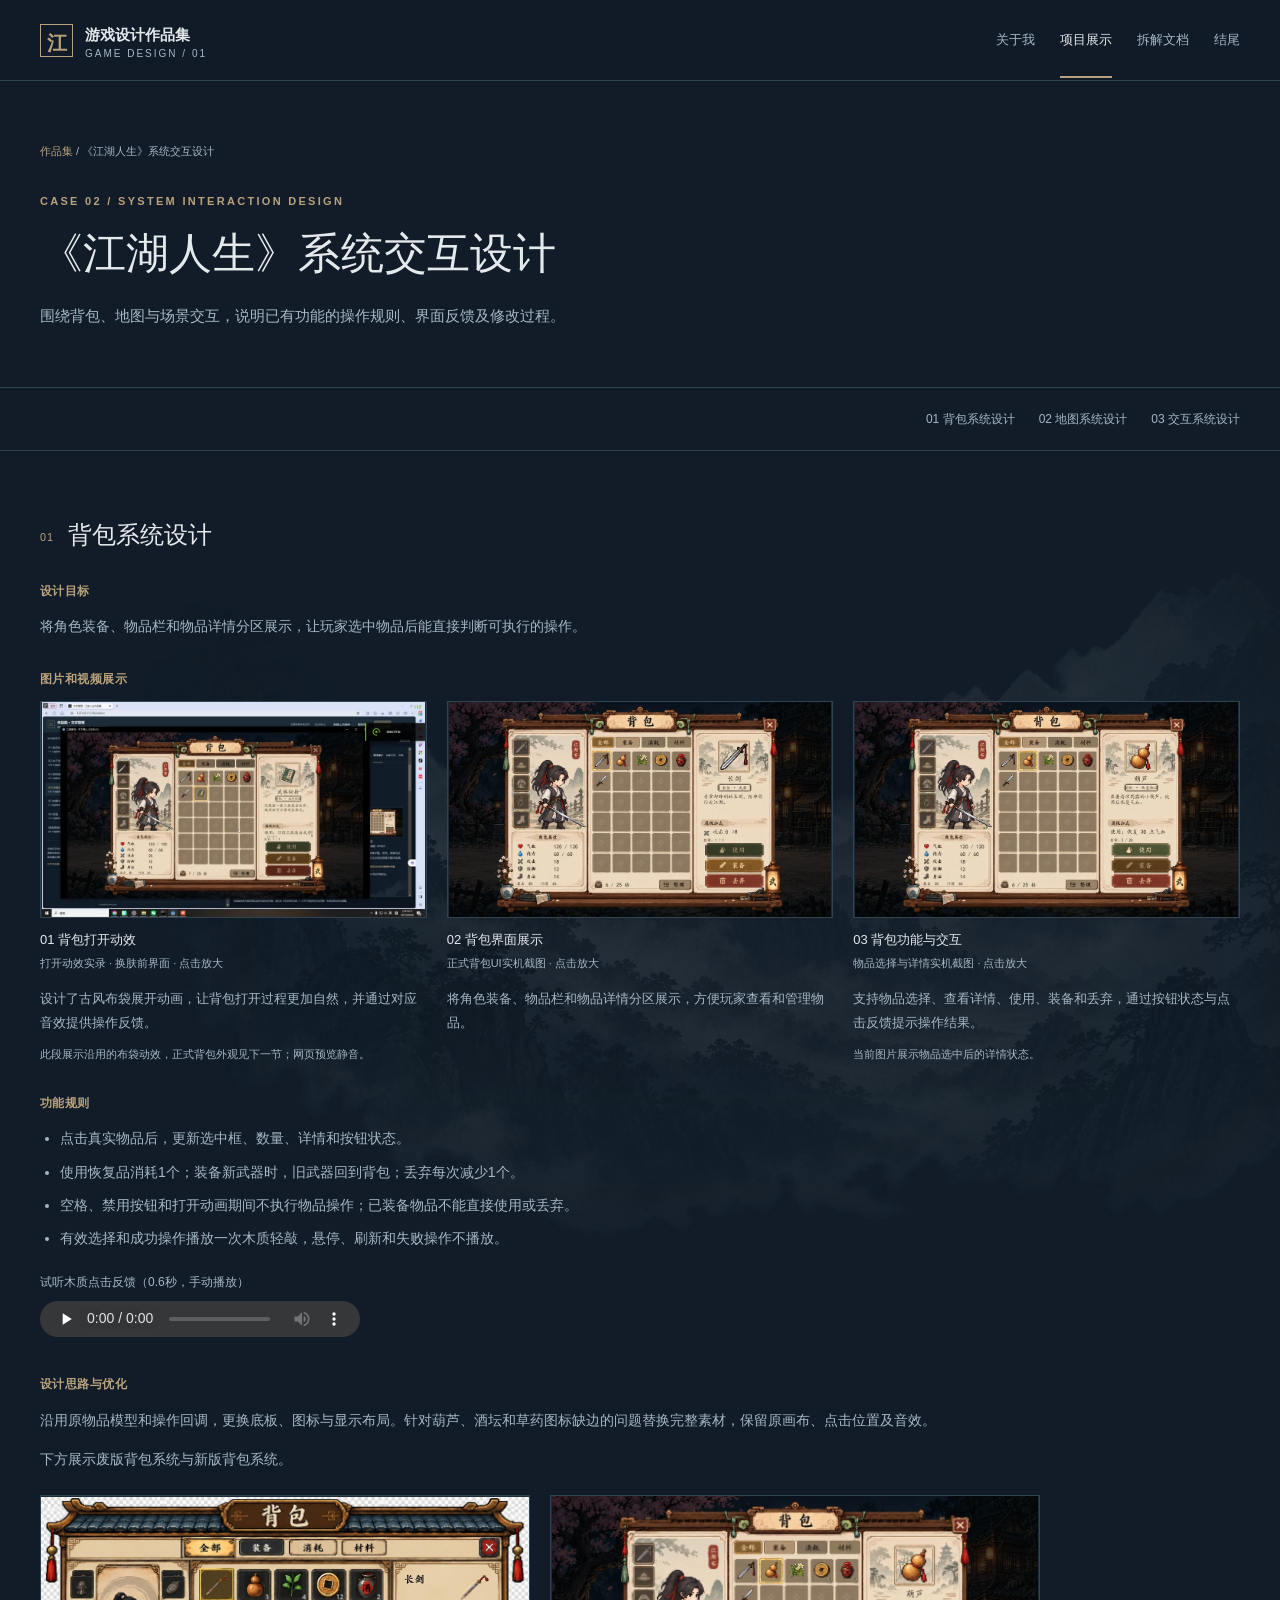
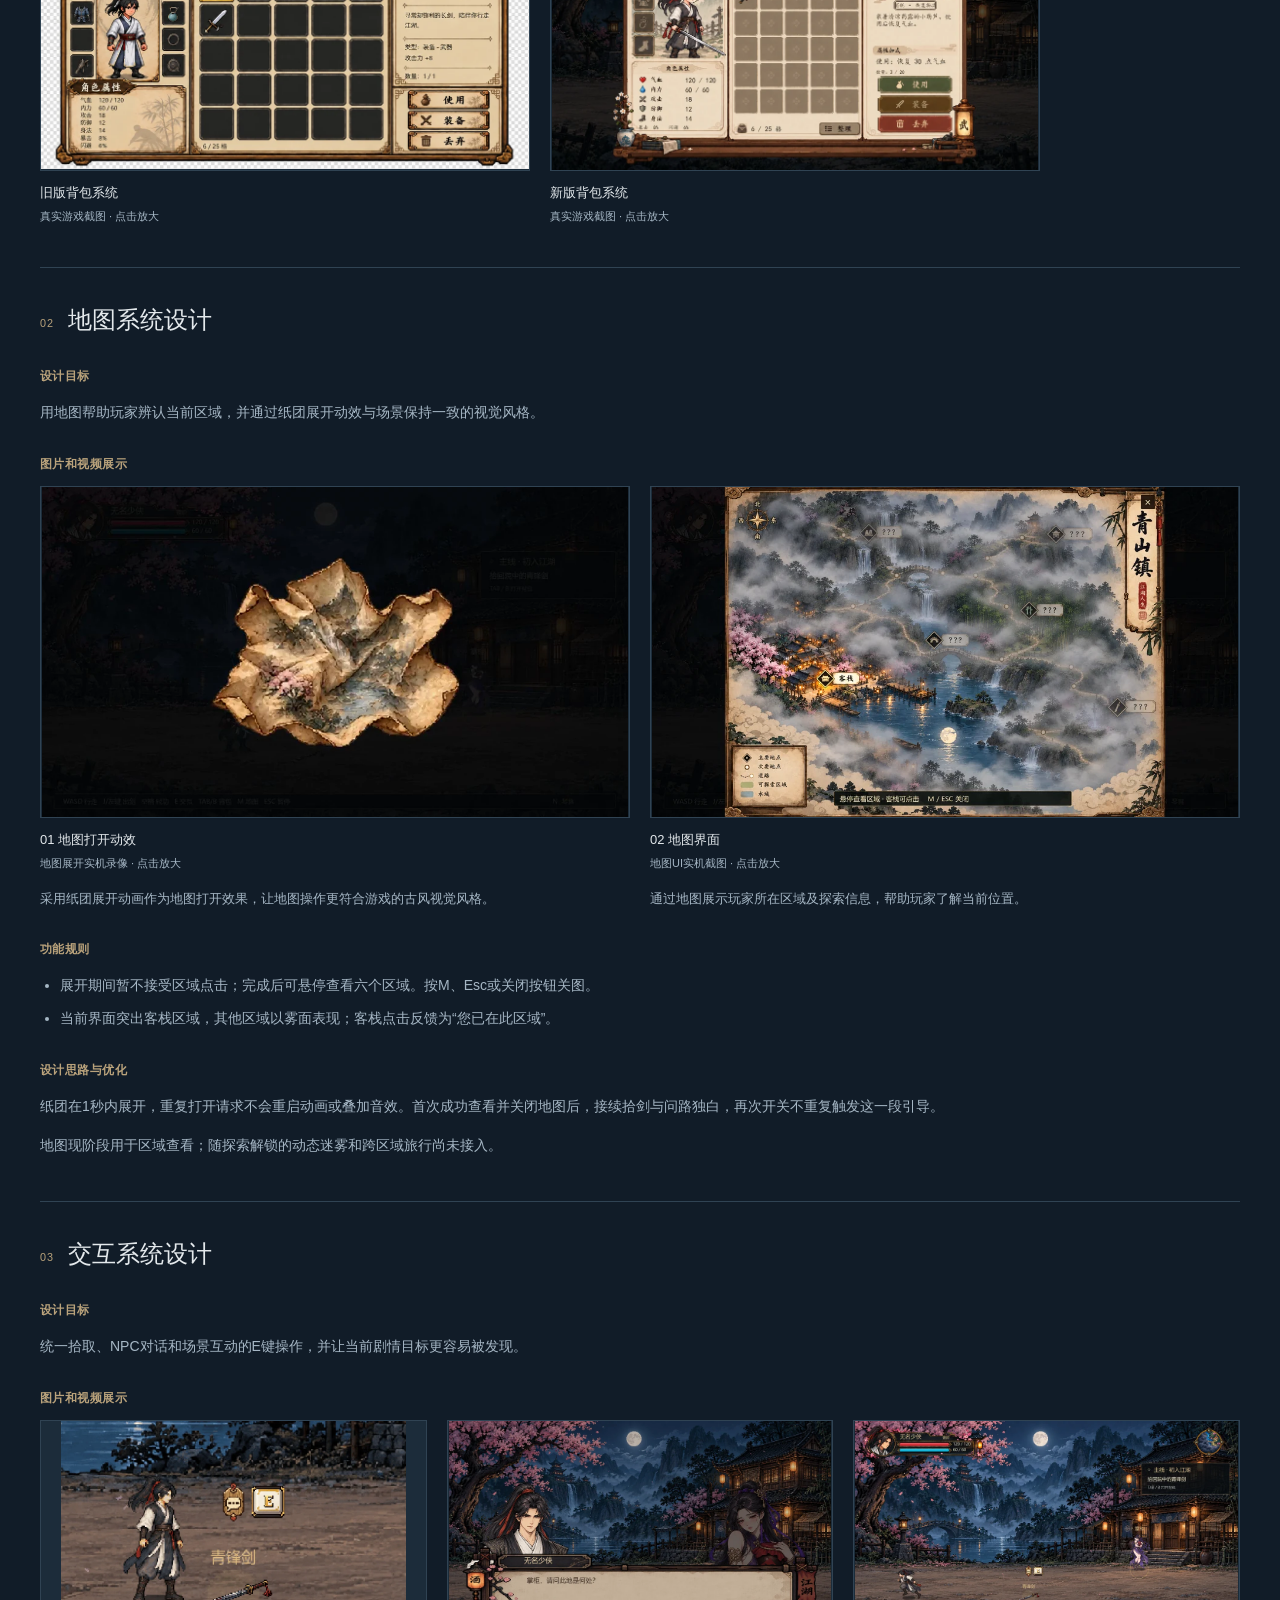
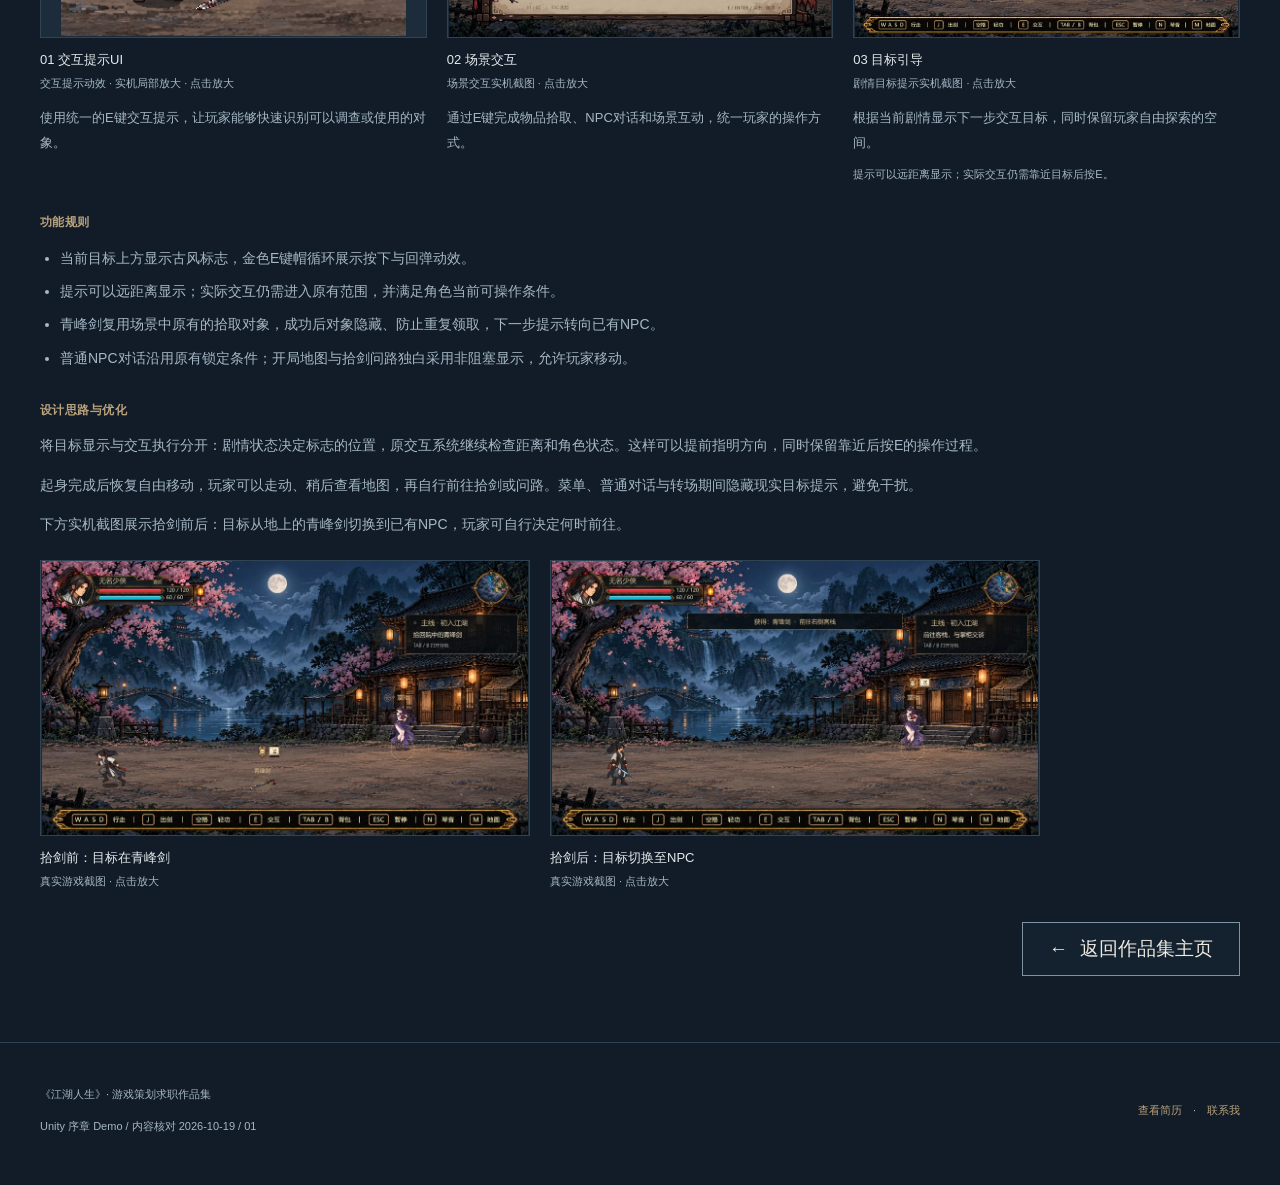
<file: systems.html>
<!doctype html>
<html lang="zh-CN"><head><meta charset="UTF-8"><meta name="viewport" content="width=device-width, initial-scale=1"><meta name="description" content="基于真实Unity原型、测试记录与个人简历的游戏策划求职作品集。"><meta name="theme-color" content="#111c28"><link rel="icon" href="./favicon.svg"><title>系统策划 · 游戏策划作品集</title><link rel="stylesheet" href="./styles/theme.css"><link rel="stylesheet" href="./styles/atmosphere.css">  <script type="module" crossorigin src="./assets/main-DzEuufgR.js"></script>
  <link rel="stylesheet" crossorigin href="./assets/main-g-GPyVAS.css">
</head><body><div id="app"></div></body></html>
</file>
<file: styles/theme.css>
/* Shared by the portfolio, case pages, document reader and local text editor. */
:root{
 color-scheme:dark;
 --bg:#111c28;
 --surface:#1c2c3a;
 --surface2:#233646;
 --paper:#e4e9ec;
 --muted:#a6b7c5;
 --gold:#b9a27b;
 --line:#304353;
 --ink:#111c28;
 --text-secondary:#bcc9d3;
 --line-strong:#4c6275;
 --line-soft:#253744;
 --header-bg:rgba(17,28,40,.96);
 --section-tint:rgba(28,44,58,.16);
 --ending-shade:rgba(10,18,28,.4);
 --media-bg:#0b141e;
 --gold-line:#756950;
 --code:#c7b997;
 --badge-bg:#20313e;
 --badge-border:#4f697c;
 --badge-text:#c1d1dc;
 --pending-bg:#2c2922;
 --pending-border:#756a55;
 --pending-text:#d6c5a1;
 --diagram-accent:#9ebacb;
 --diagram-grid:#304353;
 --diagram-walk:#263e50;
 --diagram-obstacle:#6c5c4f;
 --diagram-obstacle-line:#ae9e7f;
 --soft-highlight:rgba(228,233,236,.015);
 --lightbox-backdrop:rgba(5,10,17,.88);
 --dot-fill:rgba(228,233,236,.57);
 --dot-shadow:rgba(17,28,40,.65);
 --gold-hover:#cbb58f;
 --danger:#edb0a3;
 --mountain-opacity:.11;
}
</file>
<file: styles/atmosphere.css>
/* One quiet backdrop across the site. The opaque snow cover hides it. */
body{isolation:isolate;min-height:100vh}
/* The cover fully hides this image; request it when the next screen approaches. */
body[data-defer-atmosphere]:not(.atmosphere-ready)::before{background-image:none}
body::before{
 content:"";
 position:fixed;
 z-index:-1;
 pointer-events:none;
 right:-120px;
 bottom:-420px;
 width:min(1640px,100vw);
 aspect-ratio:1448/1086;
 background:url('../media/optimized/images/52ecedcf2469cbe5-lightweight-v4.webp') center/contain no-repeat;
 opacity:var(--mountain-opacity);
 filter:blur(.65px);
 --mountain-fade-x:linear-gradient(90deg,transparent,rgba(0,0,0,.6) 12%,#000 24%,#000 76%,rgba(0,0,0,.6) 88%,transparent);
 --mountain-fade-y:linear-gradient(180deg,transparent,#000 30%,#000 76%,transparent 98%);
 -webkit-mask-image:var(--mountain-fade-x),var(--mountain-fade-y);
 mask-image:var(--mountain-fade-x),var(--mountain-fade-y);
 -webkit-mask-composite:source-in;
 mask-composite:intersect;
 -webkit-mask-repeat:no-repeat;
 mask-repeat:no-repeat;
 -webkit-mask-size:100% 100%;
 mask-size:100% 100%;
}
</file>
<file: assets/main-g-GPyVAS.css>
.system-breakdowns .system-breakdowns-wrap{width:min(1640px,calc(100% - 96px))}.system-breakdowns .system-breakdowns-wrap>.eyebrow{margin-bottom:32px}.system-breakdowns-grid{display:grid;grid-template-columns:repeat(2,minmax(0,1fr));gap:56px}.system-breakdown{display:flex;flex-direction:column;min-width:0;border-top:1px solid var(--line);padding-top:25px}.system-breakdowns .system-breakdown h2{font-family:var(--serif);font-size:27px;font-weight:500;line-height:1.5;margin:0 0 25px}.system-breakdown-previews{display:grid;grid-template-columns:minmax(0,.78fr) minmax(0,1.22fr);gap:18px}.system-breakdown-previews figure{min-width:0;margin:0}.system-breakdown-media{position:relative;display:flex;align-items:center;justify-content:center;width:100%;height:340px;padding:10px;border:1px solid var(--line);background:var(--surface);overflow:hidden}.system-breakdown-media img{display:block;width:100%;height:100%;max-height:100%;object-fit:contain;object-position:center}.system-breakdown-previews figcaption{font-size:11px;line-height:1.6;color:var(--muted);margin-top:10px}.system-breakdown-enlarge{-webkit-appearance:none;-moz-appearance:none;appearance:none;color:var(--paper);font:inherit;cursor:zoom-in}.system-breakdown-enlarge img{transition:transform .25s ease}.system-breakdown-enlarge:hover img{transform:scale(1.025)}.system-breakdown-enlarge:hover,.system-breakdown-enlarge:focus-visible{border-color:var(--line-strong)}.system-breakdown-enlarge-hint{position:absolute;right:10px;bottom:10px;padding:3px 9px;background:var(--bg);border:1px solid var(--line-strong);color:var(--paper);font:11px/1.6 var(--sans);opacity:0;transition:opacity .18s ease;pointer-events:none}.system-breakdown-enlarge:hover .system-breakdown-enlarge-hint,.system-breakdown-enlarge:focus-visible .system-breakdown-enlarge-hint{opacity:1}.system-breakdowns .system-breakdown-intro{margin:22px 0 0;font-size:14px;line-height:1.95;color:var(--muted)}.system-breakdown>.actions{margin-top:auto;padding-top:25px}.system-breakdown-lightbox{position:fixed;top:0;right:0;bottom:0;left:0;width:min(1760px,calc(100vw - 64px));height:calc(100dvh - 64px);max-width:none;max-height:none;margin:auto;padding:0;border:1px solid var(--line-strong);background:var(--bg);color:var(--paper);overflow:hidden;font-family:var(--sans)}.system-breakdown-lightbox[open]{display:flex;flex-direction:column}.system-breakdown-lightbox::backdrop{background:#030910db}.system-breakdown-viewer-header{display:flex;justify-content:space-between;align-items:center;gap:20px;padding:17px 22px;border-bottom:1px solid var(--line);flex:none}.system-breakdown-viewer-header h2{margin:0;font:500 20px/1.5 var(--serif);color:var(--paper)}.system-breakdown-viewer-close{display:flex;align-items:center;gap:15px;flex:none;padding:5px 12px;border:1px solid var(--line-strong);background:transparent;color:var(--paper);font:13px/1.8 var(--sans)}.system-breakdown-viewer-close span{font-size:22px;line-height:1}.system-breakdown-viewer-toolbar{display:flex;align-items:center;gap:24px;flex:none;min-height:54px;padding:8px 22px;border-bottom:1px solid var(--line);font:12px/1.6 var(--sans);color:var(--muted)}.system-breakdown-viewer-toolbar p{margin:0 0 0 auto}.system-breakdown-pages,.system-breakdown-zoom-controls{display:flex;gap:9px;align-items:center}.system-breakdown-pages[hidden]{display:none}.system-breakdown-viewer-toolbar button{border:1px solid var(--line-strong);padding:3px 10px;min-width:30px;background:transparent;color:var(--paper);font:12px/1.8 var(--sans)}.system-breakdown-viewer-toolbar button:hover,.system-breakdown-viewer-close:hover{border-color:var(--paper)}.system-breakdown-viewer-toolbar button:disabled{opacity:.4}.system-breakdown-viewer-toolbar output{display:block;min-width:46px;text-align:center;font-variant-numeric:tabular-nums}.system-breakdown-viewer-viewport{position:relative;min-width:0;min-height:0;flex:1;overflow:hidden;background:var(--media-bg);touch-action:none;overscroll-behavior:contain;outline-offset:-4px}.system-breakdown-viewer-viewport.is-zoomed{cursor:grab}.system-breakdown-viewer-viewport.is-dragging{cursor:grabbing}.system-breakdown-viewer-image{position:absolute;left:0;top:0;max-width:none;max-height:none;transform-origin:0 0;-webkit-user-select:none;user-select:none;-webkit-user-drag:none}.system-breakdown-viewer-status{position:absolute;top:0;right:0;bottom:0;left:0;display:grid;place-items:center;margin:0;color:var(--muted);font:14px/1.8 var(--sans);pointer-events:none}@media(prefers-reduced-motion:reduce){.system-breakdown-enlarge img,.system-breakdown-enlarge-hint{transition:none}}@media(max-width:960px){.system-breakdowns .system-breakdowns-wrap{width:calc(100% - 40px)}.system-breakdowns-grid{grid-template-columns:minmax(0,1fr);gap:44px}.system-breakdowns .system-breakdown h2{font-size:25px}.system-breakdown-previews{grid-template-columns:minmax(0,.8fr) minmax(0,1.2fr)}}@media(pointer:coarse){.system-breakdown-enlarge-hint{opacity:1}.system-breakdown-viewer-close{min-height:44px}.system-breakdown-viewer-toolbar button{min-width:44px;min-height:44px}}@media(max-width:560px){.system-breakdowns .system-breakdowns-wrap{width:calc(100% - 32px)}.system-breakdowns .system-breakdown h2{font-size:23px;margin-bottom:20px;overflow-wrap:anywhere}.system-breakdown-previews{grid-template-columns:minmax(0,1fr);gap:20px}.system-breakdown-pdf .system-breakdown-media{height:340px}.system-breakdown-mindmap .system-breakdown-media{height:230px}.system-breakdown-enlarge-hint{opacity:1}.system-breakdown-lightbox{width:calc(100vw - 16px);height:calc(100dvh - 16px)}.system-breakdown-viewer-header{gap:10px;padding:10px 12px;align-items:flex-start}.system-breakdown-viewer-header h2{font-size:17px;overflow-wrap:anywhere}.system-breakdown-viewer-close{min-height:44px;padding:5px 10px;gap:6px}.system-breakdown-viewer-toolbar{flex-wrap:wrap;gap:8px 12px;padding:8px 10px}.system-breakdown-viewer-toolbar p{width:100%;margin:0}.system-breakdown-zoom-controls{gap:6px;max-width:100%}.system-breakdown-viewer-toolbar button{min-width:44px;min-height:44px;padding:5px 8px}.system-breakdown-viewer-toolbar output{min-width:42px}.system-breakdown-viewer-status{padding:16px;text-align:center}}.content-locate-highlight{outline:1px solid var(--gold);outline-offset:6px;background-color:color-mix(in srgb,var(--gold) 8%,transparent)}.content-locate-status{position:fixed;z-index:1000;left:50%;bottom:28px;transform:translate(-50%);padding:12px 20px;border:1px solid var(--line);background:var(--surface);color:var(--paper);font:14px/1.8 var(--sans);pointer-events:none}#goals>.combat-goal-images{display:grid;grid-template-columns:repeat(3,minmax(0,1fr));gap:18px;margin:24px 0 0}.combat-goal-images>figure{min-width:0;margin:0}.combat-goal-images a{display:flex;align-items:center;justify-content:center;width:100%;aspect-ratio:4/3;cursor:zoom-in}.combat-goal-images img{display:block;width:100%;height:100%;object-fit:contain}.combat-goal-images figcaption{padding-top:10px;font-size:11px;line-height:1.7;color:var(--muted)}:root{--max:1240px;--serif:"Noto Serif SC","Source Han Serif SC","Songti SC","SimSun",serif;--sans:Inter,"Segoe UI","Microsoft YaHei",sans-serif}*{box-sizing:border-box}html{scroll-behavior:smooth;scroll-padding-top:100px}body{margin:0;background:var(--bg);color:var(--paper);font-family:var(--sans);font-size:16px;line-height:1.85}a{color:inherit;text-decoration:none}button,input,select{font:inherit}button,a,input,select{touch-action:manipulation}img,video,svg{max-width:100%;display:block}button{cursor:pointer}button:disabled{cursor:default}a:focus-visible,button:focus-visible,select:focus-visible,input:focus-visible,summary:focus-visible{outline:2px solid var(--gold);outline-offset:5px}::selection{background:var(--gold);color:var(--bg)}.wrap{width:min(var(--max),calc(100% - 80px));margin:auto}.skip{position:absolute;top:-100px;left:24px;background:var(--paper);color:var(--ink);z-index:20;padding:10px}.skip:focus{top:10px}.header{position:sticky;top:0;z-index:10;background:var(--header-bg);border-bottom:1px solid var(--line);-webkit-backdrop-filter:blur(14px);backdrop-filter:blur(14px)}.header-inner{min-height:80px;display:flex;align-items:center;justify-content:space-between;gap:20px}.brand{display:flex;align-items:center;gap:12px;white-space:nowrap;font-weight:600;font-size:15px}.brand-mark{width:33px;height:33px;border:1px solid var(--gold);display:grid;place-items:center;color:var(--gold);font-family:var(--serif);font-size:20px}.brand small{font:10px var(--sans);letter-spacing:2px;color:var(--muted);display:block}.nav{display:flex;gap:25px;align-items:center;font-size:13px}.nav a{color:var(--muted);padding:26px 0 23px;border-bottom:2px solid transparent}.nav a:hover,.nav a[aria-current=page]{color:var(--paper);border-color:var(--gold)}.menu-toggle{display:none;background:none;color:var(--paper);border:1px solid var(--line);padding:5px 12px}.eyebrow{font-size:11px;letter-spacing:2.3px;text-transform:uppercase;color:var(--gold);margin:0 0 20px;font-weight:600}.hero{padding:78px 0 62px}.hero-grid{display:grid;grid-template-columns:.87fr 1.13fr;gap:54px;align-items:center}.hero h1{font-family:var(--serif);font-size:55px;line-height:1.32;letter-spacing:1px;font-weight:500;margin:0 0 25px}.hero h1 em{font-style:normal;color:var(--gold)}.intro{color:var(--muted);max-width:570px;font-size:15px}.roles{display:flex;flex-wrap:wrap;gap:10px;margin:24px 0}.role{font-size:12px;border:1px solid var(--line);padding:3px 12px;color:var(--text-secondary)}.actions{display:flex;flex-wrap:wrap;gap:12px;margin-top:30px}.button{display:inline-flex;align-items:center;justify-content:center;gap:28px;padding:10px 20px;border:1px solid var(--gold);font-size:13px;min-height:45px;background:var(--gold);color:var(--ink);font-weight:600}.button.secondary{background:transparent;color:var(--paper);border-color:var(--line-strong)}.button:hover{filter:brightness(1.12)}.button.disabled{background:var(--surface);color:var(--muted);border-color:var(--line)}.hero-visual{position:relative;margin:0;border:1px solid var(--line-strong);padding:8px;background:var(--surface)}.hero-visual:before{content:"";position:absolute;left:-8px;top:-8px;width:34px;height:34px;border-top:2px solid var(--gold);border-left:2px solid var(--gold);pointer-events:none}.hero-visual img{width:100%;aspect-ratio:16/9;object-fit:contain;image-rendering:auto}.visual-label{display:flex;justify-content:space-between;gap:14px;font-size:11px;color:var(--muted);padding:12px 6px 2px}.visual-label strong{color:var(--gold);font-weight:400}.facts{display:grid;grid-template-columns:repeat(4,1fr);border-top:1px solid var(--line);border-bottom:1px solid var(--line);padding:22px 0;margin-top:52px}.fact{padding-left:27px;border-left:1px solid var(--line)}.fact:first-child{padding-left:0;border-left:0}.fact strong{font-size:18px;display:block;font-weight:500}.fact span{font-size:11px;color:var(--muted)}.section{padding:66px 0}.section-top{display:flex;align-items:flex-end;justify-content:space-between;gap:25px;margin-bottom:30px}.section h2,.section-top h2{font-family:var(--serif);font-size:32px;font-weight:500;line-height:1.5;margin:0 0 8px}.section-top .eyebrow{margin-bottom:10px}.section-top p{margin:0;color:var(--muted);font-size:13px}.text-link{color:var(--gold);font-size:13px;border-bottom:1px solid var(--gold-line);padding-bottom:2px;white-space:nowrap}.cases{display:grid;grid-template-columns:repeat(3,1fr);gap:20px}.case-card{border:1px solid var(--line);background:var(--surface);padding:28px;transition:border-color .18s,transform .18s}.case-card:hover{border-color:var(--gold);transform:translateY(-3px)}.case-index{font-size:11px;color:var(--gold);letter-spacing:2px;display:flex;justify-content:space-between}.case-card h3{font-family:var(--serif);font-size:25px;font-weight:500;margin:28px 0 12px}.case-card p{color:var(--muted);font-size:13px;margin:0 0 20px;min-height:50px}.case-tags{font-size:11px;color:var(--text-secondary);border-top:1px solid var(--line);padding-top:18px}.section-tint{background:var(--section-tint);border-top:1px solid var(--line-soft);border-bottom:1px solid var(--line-soft)}.feature-grid{display:grid;grid-template-columns:1.1fr .9fr;gap:48px;align-items:center}.feature-grid h3{font-family:var(--serif);font-size:28px;font-weight:500;line-height:1.6}.feature-grid p{color:var(--muted);font-size:14px}.numbered{margin:24px 0 0;padding:0;list-style:none;counter-reset:items}.numbered li{border-top:1px solid var(--line);padding:17px 0 17px 32px;position:relative;font-size:14px;counter-increment:items}.numbered li:before{content:"0" counter(items);position:absolute;left:0;top:20px;font-size:10px;color:var(--gold)}.numbered small{display:block;font-size:12px;color:var(--muted);margin-top:3px}.media{margin:0}.media img,.media video{width:100%;border:1px solid var(--line);background:var(--media-bg);aspect-ratio:16/9;object-fit:contain}.media figcaption{font-size:11px;color:var(--muted);line-height:1.7;padding:10px 0}.media-kind{color:var(--gold);margin-right:8px}.media-grid{display:grid;grid-template-columns:1fr 1fr;gap:24px}.status-row{display:flex;gap:8px;align-items:center;flex-wrap:wrap}.badge{font-size:11px;line-height:1.6;padding:3px 9px;border:1px solid var(--badge-border);color:var(--badge-text);background:var(--badge-bg)}.badge.pending{border-color:var(--pending-border);color:var(--pending-text);background:var(--pending-bg)}.badge.note{border-color:var(--line);color:var(--muted);background:var(--surface)}.truth-note{font-size:12px;color:var(--muted);border-left:2px solid var(--gold);padding:10px 16px;margin:26px 0;background:var(--soft-highlight)}.ability-grid{display:grid;grid-template-columns:repeat(3,1fr);gap:34px}.ability{border-top:1px solid var(--gold);padding-top:24px}.ability h3{font-size:17px;font-weight:500}.ability p{font-size:13px;color:var(--muted)}.future{margin-top:34px;display:flex;justify-content:space-between;border:1px dashed var(--line);padding:22px;color:var(--muted);font-size:12px}.footer{border-top:1px solid var(--line);padding:30px 0 38px}.footer-inner{display:flex;align-items:center;justify-content:space-between;gap:25px;font-size:11px;color:var(--muted)}.footer a{color:var(--gold)}.page-head{padding:60px 0 42px;border-bottom:1px solid var(--line)}.breadcrumbs{font-size:11px;color:var(--muted);margin-bottom:30px}.breadcrumbs a{color:var(--gold)}.page-head h1{font-family:var(--serif);font-size:43px;line-height:1.4;font-weight:500;margin:0 0 18px}.page-head .subtitle{max-width:850px;color:var(--muted);font-size:15px}.page-head .eyebrow{margin-bottom:12px}.reading-grid{display:grid;grid-template-columns:175px minmax(0,1fr);gap:55px;padding-top:44px;padding-bottom:65px}.toc{position:sticky;top:116px;align-self:start;display:grid;gap:10px;font-size:12px;max-height:calc(100vh - 135px);overflow:auto}.toc small{font-size:10px;letter-spacing:2px;color:var(--gold);margin-bottom:12px}.toc a{color:var(--muted);padding:3px 0 3px 12px;border-left:1px solid var(--line)}.toc a:hover{color:var(--gold);border-color:var(--gold)}.article{min-width:0}.article-section{margin:0 0 62px;scroll-margin-top:110px}.article-section h2{font-family:var(--serif);font-weight:500;font-size:27px;border-bottom:1px solid var(--line);padding-bottom:17px;margin:0 0 24px}.article-section h2 .num{font:11px var(--sans);color:var(--gold);margin-right:16px;vertical-align:middle}.article-section h3{font-size:16px;font-weight:500;margin:0 0 9px}.article-section p{color:var(--text-secondary);font-size:14px}.two-col{display:grid;grid-template-columns:1fr 1fr;gap:28px}.panel{padding:24px;background:var(--surface);border:1px solid var(--line);min-width:0}.panel p:last-child{margin-bottom:0}.clean-list{padding-left:20px;color:var(--text-secondary);font-size:14px}.clean-list li{padding:3px 0}.clean-list li::marker{color:var(--gold)}.rules{display:grid;gap:0;border-top:1px solid var(--line)}.rule{display:grid;grid-template-columns:195px minmax(0,1fr);gap:25px;padding:21px 0;border-bottom:1px solid var(--line)}.rule h3{font-size:14px;color:var(--paper);font-weight:500;margin:0}.rule p{font-size:13px;margin:0}.flow{list-style:none;padding:0;display:flex;gap:24px;flex-wrap:wrap;counter-reset:flow;margin:28px 0}.flow li{flex:1 1 145px;position:relative;border:1px solid var(--line-strong);padding:19px 15px;background:var(--surface);counter-increment:flow;min-width:0}.flow li:not(:last-child):after{content:"→";position:absolute;right:-21px;top:30px;color:var(--gold)}.flow li:before{content:"0" counter(flow);font-size:10px;color:var(--gold);display:block;margin-bottom:7px}.flow strong{font-size:13px;font-weight:500;display:block}.flow small{font-size:11px;line-height:1.7;color:var(--muted);display:block;margin-top:7px}.table-wrap{overflow:auto;border:1px solid var(--line)}table{width:100%;border-collapse:collapse;font-size:12px;line-height:1.8}th,td{text-align:left;padding:14px 17px;vertical-align:top;border-bottom:1px solid var(--line);min-width:105px}th{color:var(--gold);font-weight:500;background:var(--surface)}tr:last-child td{border-bottom:0}td{color:var(--text-secondary)}code{font:11px Cascadia Code,Consolas,monospace;color:var(--code);overflow-wrap:anywhere}details{border:1px solid var(--line);padding:15px 20px;background:var(--surface)}summary{cursor:pointer;font-size:13px;color:var(--paper)}.source-list{font-size:12px;color:var(--muted);padding-left:20px}.source-list li{margin:12px 0;overflow-wrap:anywhere}.source-list p{font-size:12px;margin:3px 0}.iteration{padding:24px;border-left:2px solid var(--gold);background:var(--surface);margin-bottom:18px}.iteration h3{font-family:var(--serif);font-size:20px}.iteration dl{display:grid;grid-template-columns:75px minmax(0,1fr);font-size:13px;gap:10px 14px;margin:18px 0 0}.iteration dt{color:var(--gold)}.iteration dd{margin:0;color:var(--text-secondary)}.validation{display:grid;gap:14px}.validation-item{display:grid;grid-template-columns:30px 1fr;gap:12px;border-bottom:1px solid var(--line);padding:13px 0}.validation-icon{color:var(--gold);font-size:20px}.validation-item h3{font-size:14px;margin:0}.validation-item p{font-size:12px;margin:5px 0}.small{font-size:12px;color:var(--muted)}.explorer{background:var(--surface);border:1px solid var(--line-strong);padding:25px;margin:25px 0}.explorer h3{font-size:17px;margin-bottom:9px}.control-row{display:flex;flex-wrap:wrap;align-items:center;gap:14px;font-size:12px;color:var(--muted);margin:20px 0}.control-row select{background:var(--bg);border:1px solid var(--line-strong);color:var(--paper);padding:7px 12px;max-width:100%}.check-label{display:flex;gap:9px;align-items:center}.check-label input{accent-color:var(--gold)}.timeline-track{position:relative;height:38px;background:var(--surface2);margin:24px 0 7px;border:1px solid var(--line-strong);overflow:hidden}.timeline-active,.timeline-buffer{position:absolute;top:0;height:100%;display:flex;align-items:center;justify-content:center;font-size:11px;color:var(--bg);white-space:nowrap}.timeline-active{background:var(--gold);height:50%}.timeline-buffer{background:var(--diagram-accent);top:50%;height:50%}.timeline-axis{display:flex;justify-content:space-between;font-size:10px;color:var(--muted)}.timeline-legend{display:flex;flex-wrap:wrap;gap:20px;font-size:11px;color:var(--muted);margin-top:17px}.legend-dot{width:8px;height:8px;display:inline-block;margin-right:6px;background:var(--gold)}.legend-dot.green{background:var(--diagram-accent)}.timeline-output{font-size:12px;line-height:1.9;color:var(--text-secondary);margin-top:15px}.interaction-stage{display:grid;grid-template-columns:1fr 1fr;gap:15px}.state-box{padding:20px;background:var(--bg);border:1px solid var(--line)}.state-box small{color:var(--muted);font-size:11px;display:block;margin-bottom:10px}.state-box strong{font-size:15px;font-weight:500;color:var(--gold)}.coordinate-map{background:var(--media-bg);border:1px solid var(--line);width:100%;height:auto;min-height:200px}.coordinate-map text{font-family:var(--sans);fill:var(--paper)}.profile-lead{display:grid;grid-template-columns:1.1fr .9fr;gap:40px;align-items:start}.profile-lead h2{font-family:var(--serif);font-size:31px;font-weight:500}.profile-summary{font-size:15px;color:var(--muted)}.meta-label{font-size:10px;color:var(--gold);letter-spacing:2px}.training-note{font-size:13px;border-left:2px solid var(--gold);padding:15px 20px;background:var(--surface);color:var(--muted)}.profile-grid{display:grid;grid-template-columns:repeat(3,1fr);gap:18px}.skill{padding:22px;border:1px solid var(--line);background:var(--surface)}.skill h3{font-size:17px;font-weight:500;margin:0 0 10px}.skill p{font-size:12px;color:var(--muted)}.skill .badge{font-size:10px}.review-grid{display:grid;grid-template-columns:1fr 1fr;gap:25px}.review-step{padding:28px;border:1px solid var(--line);background:var(--surface)}.review-step h2{font-size:23px;font-weight:500;margin:12px 0 20px}.review-step dl{font-size:13px}.review-step dt{color:var(--gold);margin-top:18px}.review-step dd{margin:6px 0;color:var(--muted)}.review-step.wide{grid-column:1/-1}.review-step .media-grid{margin:25px 0}.callout{padding:28px 32px;border:1px solid var(--line-strong);background:var(--surface)}.callout h3{font-size:20px;font-weight:500}.callout p{color:var(--muted);font-size:13px}.contact-list{display:grid;gap:12px;margin-top:25px}.contact-item{border:1px solid var(--line);padding:17px 20px;display:flex;justify-content:space-between;gap:20px;font-size:13px}.contact-item span{color:var(--muted);font-size:12px}.contact-item.active{border-color:var(--gold)}.subtle-line{border:0;border-top:1px solid var(--line);margin:40px 0}.empty-media{border:1px dashed var(--gold-line);padding:30px;background:var(--surface);color:var(--muted);font-size:13px}.loading{padding:100px 30px;text-align:center}@media(min-width:1500px){.hero{padding-top:100px;padding-bottom:78px}.hero h1{font-size:62px}}@media(max-width:1050px){.wrap{width:calc(100% - 48px)}.hero-grid{gap:30px}.hero h1{font-size:43px}.nav{gap:17px}.reading-grid{grid-template-columns:135px minmax(0,1fr);gap:30px}.case-card{padding:22px}.rule{grid-template-columns:150px minmax(0,1fr)}}@media(max-width:780px){.header-inner{min-height:67px}.brand{font-size:13px}.menu-toggle{display:block}.nav{display:none;position:absolute;top:67px;left:0;right:0;background:var(--bg);padding:12px 24px 22px;border-bottom:1px solid var(--line);grid-template-columns:repeat(3,1fr);gap:4px 20px}.nav.open{display:grid}.nav a{padding:10px 0;font-size:12px}.hero{padding:43px 0 35px}.hero-grid{grid-template-columns:1fr;gap:38px}.hero h1{font-size:43px}.intro{font-size:14px}.facts{grid-template-columns:1fr 1fr;gap:20px;margin-top:35px}.fact:nth-child(3){border-left:0;padding-left:0}.facts .fact strong{font-size:16px}.section{padding:43px 0}.section-top{align-items:start}.section h2,.section-top h2{font-size:27px}.cases{grid-template-columns:1fr}.case-card p{min-height:0}.case-card h3{margin:18px 0 10px}.feature-grid,.ability-grid,.media-grid,.two-col,.profile-lead,.profile-grid,.review-grid{grid-template-columns:1fr}.feature-grid{gap:25px}.ability-grid{gap:20px}.future{display:block}.future span{display:block;margin-top:10px}.footer-inner{display:block}.footer-inner p{margin:9px 0}.reading-grid{display:block;padding-top:30px}.toc{position:static;display:flex;flex-wrap:wrap;margin-bottom:35px;gap:10px;max-height:none}.toc small{display:none}.toc a{border:1px solid var(--line);padding:4px 9px;font-size:10px}.page-head{padding:35px 0 30px}.page-head h1{font-size:32px}.page-head .subtitle{font-size:14px}.breadcrumbs{margin-bottom:23px}.article-section{margin-bottom:42px}.article-section h2{font-size:23px}.rule{grid-template-columns:1fr;gap:8px;padding:18px 0}.flow{display:grid;grid-template-columns:1fr 1fr;gap:15px}.flow li:not(:last-child):after{content:none}.explorer,.iteration{padding:19px}.iteration dl{grid-template-columns:57px minmax(0,1fr);font-size:12px}.review-step{padding:22px}.section-top .text-link{font-size:11px}.visual-label{font-size:10px}.interaction-stage{grid-template-columns:1fr}.contact-item{display:block}.contact-item span{display:block;margin-top:5px}}@media(max-width:420px){.wrap{width:calc(100% - 36px)}.hero h1{font-size:38px}.page-head h1{font-size:29px}.hero .eyebrow{font-size:10px;letter-spacing:1.8px}.role{font-size:10px;padding:3px 9px}.facts{column-gap:12px}.fact{padding-left:16px}.fact span{font-size:10px}.section-top{display:block}.section-top .text-link{display:inline-block;margin-top:12px}.flow{grid-template-columns:1fr}.visual-label,.visual-label strong{display:block}.button{padding:10px 15px}}@media(prefers-reduced-motion:reduce){html{scroll-behavior:auto}*{transition:none!important;animation:none!important}}img{height:auto}.hero{padding:62px 0 46px}.hero-grid{grid-template-columns:.84fr 1.16fr;gap:58px;align-items:center}.hero-grid>div{min-width:0}.hero h1{font-size:62px;line-height:1.2;letter-spacing:1px;margin-bottom:25px}.hero .intro{max-width:470px;line-height:1.95}.hero .roles{margin:22px 0}.hero .actions{margin-top:27px}.hero-visual img{aspect-ratio:auto;object-fit:contain}.hero .facts{grid-template-columns:repeat(3,minmax(0,1fr));margin-top:43px}.hero .fact strong{font-size:18px}@media(min-width:1500px){.hero{padding-top:80px;padding-bottom:52px}.hero h1{font-size:66px}}@media(min-width:781px)and (max-width:1050px){.hero-grid{gap:30px;grid-template-columns:.9fr 1.1fr}.hero h1{font-size:49px}.hero .intro{font-size:14px}.nav{gap:15px;font-size:12px}}@media(max-width:780px){.hero{padding:42px 0 34px}.hero-grid{grid-template-columns:1fr;gap:36px}.hero h1{font-size:48px}.hero .intro{max-width:550px}.hero .facts{gap:0;margin-top:32px}.hero .fact{padding-left:16px;border-left:1px solid var(--line)}.hero .fact:first-child{padding-left:0;border-left:0}.hero .fact strong{font-size:15px}}@media(max-width:420px){.hero h1{font-size:42px}.hero .fact{padding-left:11px}.hero .fact strong{font-size:13px}.hero .fact span{font-size:10px}.hero .visual-label span{display:block;margin-top:4px}}.home-analysis-grid{display:grid;grid-template-columns:minmax(240px,.7fr) minmax(0,1.3fr);gap:76px;align-items:center}.analysis-preview{margin:0;max-width:360px}.analysis-preview>a{display:block;border:1px solid var(--line);background:var(--surface);padding:8px}.analysis-preview img{width:100%;height:auto;aspect-ratio:4/5;object-fit:cover;object-position:top}.analysis-preview figcaption{font-size:11px;color:var(--muted);margin-top:10px}.home-analysis .eyebrow,.home-about .eyebrow,.home-analysis h2{margin-bottom:12px}.analysis-subtitle{font-size:12px;letter-spacing:1.2px;color:var(--gold);margin:0 0 24px}.analysis-summary,.about-intro{font-size:14px;line-height:2;color:var(--muted)}.analysis-tags{font-size:12px;color:var(--paper);margin:24px 0 14px}.analysis-note{color:var(--muted)}.home-about-grid{display:grid;grid-template-columns:1fr 1fr;gap:76px;align-items:start}.about-intro{max-width:560px}.about-facts{margin:6px 0 0;padding:0}.about-facts>div{padding:18px 0;border-top:1px solid var(--line)}.about-facts dt{font-size:12px;color:var(--muted);margin-bottom:5px}.about-facts dd{margin:0;font-size:14px;color:var(--paper)}@media(max-width:1050px){.home-analysis-grid,.home-about-grid{gap:40px}}@media(max-width:780px){.home-analysis-grid,.home-about-grid{grid-template-columns:1fr;gap:30px}.analysis-preview{max-width:320px;width:100%;margin:0 auto}.home-analysis-grid>div{grid-row:1}.home-analysis-grid>.analysis-preview{grid-row:2}.home-about .actions{margin-top:24px}}.detail-page-return{display:flex;justify-content:flex-end;padding-top:32px}.article-section:has(+.detail-page-return){margin-bottom:0}.detail-return-button{min-height:54px;padding:10px 26px;gap:12px;font-size:19px;font-weight:500;line-height:1.5;color:#eeeae2!important;border-color:#8093a2!important;background:#2a3e4e2e!important;transition:background-color .2s,border-color .2s}.detail-return-button:hover{background:#3e536361!important;border-color:#bbc9d2!important}.system-detail-navigation>.wrap>nav:only-child{margin-left:auto}.immersive-home .cover-header{position:fixed;inset:0 0 auto;z-index:20;border:0;background:transparent;-webkit-backdrop-filter:none;backdrop-filter:none;transition:background-color .35s ease}.cover-header-inner{display:flex;justify-content:flex-end;align-items:center;min-height:88px;padding:20px clamp(48px,6.5vw,128px)}.cover-header .nav{display:flex;align-items:center;flex-wrap:nowrap;gap:32px;font-size:17px;font-weight:500;letter-spacing:.07em;white-space:nowrap}.cover-header .nav a{color:#f4f0e7;padding:6px 0;border-bottom:1px solid transparent;text-shadow:0 1px 12px rgba(0,0,0,.45);opacity:0;transform:translateY(-5px)}.cover-header .nav a:hover,.cover-header .nav a[aria-current=page]{color:#fff;border-color:#f4f0e7bf}.immersive-home.cover-ready .cover-header .nav a{animation:cover-nav-enter .55s ease both;animation-delay:calc(.15s + var(--nav-order)*65ms)}.immersive-home .cover-header.cover-header-solid{background:var(--header-bg)}.immersive-home .cover-header.cover-header-solid .nav a{opacity:1;transform:none;animation:none}.immersive-cover{position:relative;height:100svh;min-height:560px;overflow:hidden;background:var(--bg);isolation:isolate}.cover-art-stage{position:absolute;left:50%;top:50%;width:min(100%,calc(100svh * 1.7768331562));aspect-ratio:1672/941;transform:translate(-50%,-50%);transition:opacity .9s ease}.immersive-cover.is-loading .cover-art-stage{opacity:0}.immersive-cover.is-ready .cover-art-stage{opacity:1}.cover-visual{position:absolute;top:0;right:0;bottom:0;left:0;z-index:0;overflow:hidden;isolation:isolate;pointer-events:none}.cover-art,.cover-blur-art,.cover-action-blur-art{position:absolute;top:0;right:0;bottom:0;left:0;z-index:0;display:block;width:100%;height:100%;object-fit:contain;-webkit-user-select:none;user-select:none}.cover-blur{position:absolute;top:0;right:0;bottom:0;left:0;z-index:1;pointer-events:none;--cover-blur-mask:linear-gradient(90deg,#000 0%,#000 12%,rgba(0,0,0,.9) 22%,rgba(0,0,0,.6) 34%,rgba(0,0,0,.25) 46%,transparent 57%);-webkit-mask-image:var(--cover-blur-mask);mask-image:var(--cover-blur-mask);-webkit-mask-size:100% 100%;mask-size:100% 100%;-webkit-mask-repeat:no-repeat;mask-repeat:no-repeat}.cover-blur-art{filter:blur(6px);pointer-events:none}.cover-action-blur{position:absolute;top:0;right:0;bottom:0;left:0;z-index:1;pointer-events:none;--cover-action-mask:linear-gradient(180deg,transparent 0%,transparent calc(100% - 330px) ,rgba(0,0,0,.25) calc(100% - 294px) ,#000 calc(100% - 266px) ,#000 100%);-webkit-mask-image:var(--cover-action-mask);mask-image:var(--cover-action-mask);-webkit-mask-repeat:no-repeat;mask-repeat:no-repeat;-webkit-mask-size:100% 100%;mask-size:100% 100%}.cover-action-blur-art{filter:blur(10px);pointer-events:none}.cover-shade{position:absolute;top:0;right:0;bottom:0;left:0;z-index:2;background:linear-gradient(90deg,rgba(4,12,18,.62),rgba(4,12,18,.27) 35%,transparent 67%),linear-gradient(180deg,rgba(2,8,15,.32),transparent 26%,rgba(4,9,14,.06))}.cover-visual{--cover-feather-x:linear-gradient(90deg,transparent 0%,rgba(0,0,0,.3) 1.5%,rgba(0,0,0,.82) 4%,#000 7%,#000 93%,rgba(0,0,0,.82) 96%,rgba(0,0,0,.3) 98.5%,transparent 100%);--cover-feather-y:linear-gradient(180deg,transparent 0%,rgba(0,0,0,.55) 1.5%,rgba(0,0,0,.92) 3.5%,#000 5.5%,#000 84%,rgba(0,0,0,.95) 88%,rgba(0,0,0,.64) 93%,rgba(0,0,0,.2) 97.5%,transparent 100%);-webkit-mask-image:var(--cover-feather-x),var(--cover-feather-y);mask-image:var(--cover-feather-x),var(--cover-feather-y);-webkit-mask-composite:source-in;mask-composite:intersect;-webkit-mask-repeat:no-repeat;mask-repeat:no-repeat;-webkit-mask-size:100% 100%;mask-size:100% 100%}.cover-copy-parallax{position:absolute;left:8%;top:23%;z-index:1;width:49%;transform:translateY(var(--cover-drift,0px));will-change:transform}.cover-copy{color:#f7f4ed;text-shadow:0 2px 20px rgba(0,0,0,.15)}.cover-primary-actions{position:absolute;left:2.1875%;right:.520833%;bottom:12px;height:266px;z-index:3;display:grid;grid-template-columns:repeat(2,minmax(0,1fr));gap:20px}.cover-primary-action{display:flex;align-items:center;justify-content:center;min-width:0;border:1px solid rgba(204,216,226,.78);background:#111c284d;color:#f7f4ed;font:600 28px/1.5 var(--sans);transition:border-color .16s ease,background-color .16s ease,transform .1s ease}.cover-primary-action:hover{border-color:#e4e9ecf2;background:#1c2c3a5c}.cover-primary-action:active{transform:translateY(1px);background:#111c286b}.cover-copy>*{opacity:0;transform:translateY(10px)}.cover-copy .cover-eyebrow{font:500 clamp(11px,.8vw,15px)/1.6 var(--sans);letter-spacing:.25em;margin:0 0 24px;color:#f7f4ed}.cover-copy h1{font:400 clamp(58px,5.85vw,112px)/1.25 var(--serif);letter-spacing:.045em;white-space:nowrap;margin:0 0 24px}.cover-copy .cover-subtitle{font-size:clamp(20px,1.25vw,24px);line-height:1.7;letter-spacing:.14em;margin:0;color:#f7f4ed}.cover-copy .cover-project{font:400 clamp(18px,1.05vw,20px)/1.6 var(--serif);letter-spacing:.08em;margin:38px 0 0}.immersive-cover.is-ready .cover-copy>*{animation:cover-copy-enter .75s ease both}.immersive-cover.is-ready .cover-copy .cover-eyebrow{animation-delay:.08s}.immersive-cover.is-ready .cover-copy h1{animation-delay:.18s}.immersive-cover.is-ready .cover-copy .cover-subtitle{animation-delay:.28s}.immersive-cover.is-ready .cover-copy .cover-project{animation-delay:.38s}@keyframes cover-copy-enter{to{opacity:1;transform:translateY(0)}}@keyframes cover-nav-enter{to{opacity:1;transform:translateY(0)}}.immersive-home #about-me,.immersive-home #cases,.immersive-home #system-analysis,.immersive-home #ending{padding-top:108px;padding-bottom:108px}.immersive-home .home-about .about-intro{max-width:600px}.immersive-home .home-project-lead{margin-bottom:52px}.immersive-home .home-project-lead h2{font:400 42px/1.4 var(--serif);margin:0}.immersive-home .project-preview-heading h3{font:500 28px/1.5 var(--serif);margin:0}.immersive-home .project-preview-group+.project-preview-group{margin-top:56px;padding-top:42px}.immersive-home .home-analysis .analysis-summary{max-width:560px}.home-ending{border-top:1px solid var(--line)}.home-ending-grid{display:grid;grid-template-columns:1fr 1fr;gap:80px;align-items:start}.home-ending h2{font:400 40px/1.4 var(--serif);margin:0 0 22px}.home-ending .ending-copy{font-size:15px;color:var(--muted);max-width:540px;margin:0}.ending-contact-label{font-size:12px;color:var(--muted);margin:0 0 12px}.ending-phone{margin-top:24px}.ending-email,.ending-phone-number{display:inline-block;font-size:23px;line-height:1.5;color:var(--paper);border-bottom:1px solid var(--line);padding-bottom:7px}.ending-email:hover{border-color:var(--gold)}.home-motion-enabled .cover-reveal{transition:opacity .7s ease,transform .7s ease}.home-motion-enabled .cover-reveal:not(.is-visible){opacity:0;transform:translateY(12px)}.cover-preview-static .cover-copy>*,.cover-preview-static .cover-header .nav a{animation:none!important;opacity:1!important;transform:none!important}@media(prefers-reduced-motion:reduce){.cover-art-stage,.cover-header,.cover-reveal{transition:none!important}.cover-copy>*,.cover-header .nav a{animation:none!important;opacity:1!important;transform:none!important}.cover-copy-parallax{transform:none!important}}@media(max-height:800px){.immersive-cover .cover-copy-parallax{top:14%}.immersive-cover .cover-copy .cover-eyebrow{margin-bottom:16px}.immersive-cover .cover-copy h1{font-size:clamp(52px,5.85vw,81px);line-height:1.2;margin-bottom:18px}.immersive-cover .cover-copy .cover-subtitle{font-size:clamp(20px,1.25vw,22px)}.immersive-cover .cover-copy .cover-project{margin-top:24px}}.immersive-home #about-me{padding-top:88px;padding-bottom:64px}.immersive-home .home-about-grid{gap:88px}.immersive-home #about-me h2{font-size:38px;line-height:1.45;margin-bottom:20px}.immersive-home #about-me .about-intro{font-size:17px;line-height:1.95;color:var(--text-secondary)}.immersive-home #about-me .about-intro p{margin:0 0 17px}.immersive-home #about-me .about-intro p:last-child{margin-bottom:0}.immersive-home #about-me .actions{margin-top:28px}.immersive-home #about-me .button{font-size:14px;min-height:48px}.immersive-home #about-me .about-facts{margin-top:6px}.immersive-home #about-me .about-facts>div{padding:20px 0}.immersive-home #about-me .about-facts dt{font-size:14px;margin-bottom:6px}.immersive-home #about-me .about-facts dd{font-size:17px;line-height:1.8}.home-motion-enabled #about-me>.cover-reveal{transition-duration:.6s}.home-ending{background:linear-gradient(180deg,transparent,var(--ending-shade))}html:has(body.immersive-home){scroll-padding-top:0}.immersive-home #about-me,.immersive-home #system-analysis,.immersive-home #ending{display:flex;align-items:center;min-height:100svh;padding-top:108px;padding-bottom:108px}.immersive-home #cases{min-height:100svh}.cover-snow{position:absolute;top:0;right:0;bottom:0;left:0;z-index:3;overflow:hidden;pointer-events:none}.cover-snowflake{position:absolute;left:var(--snow-x);top:-12px;width:var(--snow-size);height:var(--snow-size);border-radius:50%;background:#f4f7f8;box-shadow:0 0 1px .5px #2235464d;opacity:0;will-change:transform;animation:cover-snowfall var(--snow-duration) linear var(--snow-delay) infinite;pointer-events:none}.immersive-cover.is-offscreen .cover-snowflake{animation-play-state:paused}@keyframes cover-snowfall{0%{opacity:0;transform:translate3d(0,-12px,0)}6%{opacity:var(--snow-opacity)}25%{transform:translate3d(var(--snow-sway),calc(25svh - 3px),0)}50%{transform:translate3d(var(--snow-drift),calc(50svh + 6px),0)}75%{transform:translate3d(calc(var(--snow-drift) - var(--snow-sway)),calc(75svh + 15px),0)}92%{opacity:var(--snow-opacity)}to{opacity:0;transform:translate3d(var(--snow-drift),calc(100svh + 24px),0)}}.cover-preview-static .cover-snow{display:none}@media(prefers-reduced-motion:reduce){.cover-snow{display:none}}.immersive-home #about-me .actions>.button+.button{min-width:168px}.home-project-previews .project-preview-group+.project-preview-group{margin-top:64px;padding-top:48px;border-top:1px solid var(--line)}.home-project-previews .project-preview-heading{display:flex;align-items:baseline;justify-content:space-between;gap:24px;margin-bottom:22px}.home-project-previews .project-preview-heading h2{margin:0}.project-full-playthrough{display:grid;grid-template-columns:320px minmax(0,1fr);gap:32px;align-items:center;margin-top:28px}.project-full-playthrough-cover{display:block;border:1px solid var(--line)}.project-full-playthrough-cover img{display:block;width:100%;aspect-ratio:16/9;object-fit:contain}.project-full-playthrough h3{font:500 24px/1.6 var(--serif);margin:0 0 12px}.project-full-playthrough p{font-size:14px;line-height:1.9;color:var(--muted);margin:0 0 18px}.home-project-previews .project-preview-heading .text-link{font-size:12px;white-space:nowrap}.home-project-previews .project-preview-grid{display:grid;grid-template-columns:repeat(3,minmax(0,1fr));gap:20px}.home-project-previews .project-preview-item{margin:0;min-width:0}.home-project-previews .project-preview-open{display:flex;align-items:center;justify-content:center;width:100%;aspect-ratio:16/9;margin:0;padding:0;border:1px solid var(--line);border-radius:0;background:var(--surface);color:var(--paper);overflow:hidden;cursor:zoom-in;-webkit-appearance:none;-moz-appearance:none;appearance:none}.home-project-previews .project-preview-open img,.home-project-previews .project-preview-open video{width:100%;height:100%;max-height:100%;object-fit:contain}.home-project-previews .project-preview-open:hover{border-color:var(--gold)}.home-project-previews .project-preview-open:focus-visible,.project-preview-lightbox button:focus-visible{outline:2px solid var(--gold);outline-offset:4px}.home-project-previews .project-preview-item figcaption{display:flex;flex-direction:column;gap:4px;padding-top:12px;font-size:11px;line-height:1.6;color:var(--muted)}.home-project-previews .project-preview-item figcaption strong{color:var(--paper);font-size:13px;font-weight:500}.home-project-previews .project-preview-description{max-width:940px;margin:22px 0 0;font-size:14px;line-height:1.95;color:var(--muted)}.home-project-previews .project-preview-empty{font-size:13px;color:var(--muted)}.project-preview-lightbox{box-sizing:border-box;width:min(1280px,94vw);max-width:94vw;max-height:94dvh;margin:auto;padding:20px;border:1px solid var(--line);border-radius:0;background:var(--bg);color:var(--paper);font-family:var(--sans);overflow:auto}.project-preview-lightbox[open]{display:flex;flex-direction:column;gap:16px}.project-preview-lightbox::backdrop{background:var(--lightbox-backdrop)}.project-preview-lightbox-header{display:flex;align-items:center;justify-content:space-between;gap:20px}.project-preview-lightbox-header h2{font:500 14px/1.5 var(--sans);margin:0}.project-preview-close{flex:none;padding:8px 16px;border:1px solid var(--line);border-radius:0;background:var(--surface);color:var(--paper);font:inherit;font-size:13px;cursor:pointer}.project-preview-close:hover{border-color:var(--gold)}.project-preview-lightbox-content{min-height:0;display:flex;align-items:center;justify-content:center}.project-preview-lightbox-content img,.project-preview-lightbox-content video{display:block;width:100%;height:auto;max-height:calc(94dvh - 110px);object-fit:contain}@media(max-width:800px){.home-project-previews .project-preview-grid{gap:14px}.home-project-previews .project-preview-item figcaption{font-size:10px}.home-project-previews .project-preview-description{font-size:13px}}@media(max-width:640px){.home-project-previews .project-preview-grid{grid-template-columns:minmax(0,1fr);gap:24px}.home-project-previews .project-preview-group+.project-preview-group{margin-top:42px;padding-top:34px}.home-project-previews .project-preview-heading{gap:12px;flex-wrap:wrap;margin-bottom:20px}.home-project-previews .project-preview-item figcaption{flex-direction:row;align-items:baseline;justify-content:space-between;gap:10px}.project-preview-lightbox{padding:12px}.project-preview-lightbox-header h2{font-size:12px}.project-preview-lightbox-header{gap:10px}}.home-project-previews .system-showcase .project-preview-heading{margin-bottom:32px}.home-project-previews .system-showcase-module+.system-showcase-module{margin-top:42px;padding-top:34px;border-top:1px solid var(--line)}.home-project-previews .system-showcase-module>h3,.home-project-previews .system-showcase-module>h2{margin:0 0 20px;font-family:var(--serif);font-size:24px;font-weight:500;line-height:1.5;color:var(--paper)}.home-project-previews .system-showcase-description{margin:14px 0 0;font-size:13px;line-height:1.9;color:var(--muted)}.home-project-previews .system-showcase-note{margin:9px 0 0;font-size:11px;line-height:1.8;color:var(--muted)}.home-project-previews .system-showcase .project-preview-placeholder{cursor:default;border-style:dashed;padding:22px;text-align:center}.home-project-previews .system-showcase .project-preview-placeholder:hover{border-color:var(--line)}.home-project-previews .system-showcase .project-preview-empty{line-height:1.8;max-width:220px}@media(max-width:640px){.home-project-previews .system-showcase-module+.system-showcase-module{margin-top:32px;padding-top:28px}.home-project-previews .system-showcase-module>h3,.home-project-previews .system-showcase-module>h2{font-size:22px}.home-project-previews .system-showcase-description{margin-top:12px}.home-project-previews .system-showcase .project-preview-item figcaption{flex-direction:column;align-items:flex-start;gap:4px}}.home-project-previews .system-showcase-pending{margin:12px 0 0;padding:8px 10px;border:1px dashed var(--line);color:var(--gold);font-size:11px;line-height:1.8}.home-project-previews .project-preview-number{font-family:var(--sans);font-size:.45em;font-weight:500;letter-spacing:.1em;color:var(--gold);margin-right:8px;vertical-align:middle}.home-project-previews .project-preview-detail{margin:16px 0 0;font-size:12px}.system-detail-navigation{border-bottom:1px solid var(--line)}.system-detail-navigation>.wrap{display:flex;align-items:center;justify-content:space-between;gap:20px;padding-top:20px;padding-bottom:20px}.system-detail-navigation nav{display:flex;align-items:center;flex-wrap:wrap;gap:24px;font-size:12px;color:var(--muted)}.system-detail-navigation nav a:hover,.system-detail-navigation nav a:focus-visible{color:var(--gold)}.system-detail-navigation .system-detail-back{font-size:12px;flex-shrink:0}.home-project-previews .system-showcase-module>h3.system-detail-label{font:600 12px/1.7 var(--sans);letter-spacing:.04em;color:var(--gold);margin:28px 0 12px}.home-project-previews .system-detail-text{max-width:980px;color:var(--muted);font-size:14px;line-height:1.95;margin:0 0 12px}.home-project-previews .system-detail-rules{max-width:1000px;color:var(--muted);font-size:14px;line-height:1.95;padding-left:20px;margin:0}.home-project-previews .system-detail-rules li+li{margin-top:6px}.home-project-previews .system-detail-audio{margin:18px 0 0}.home-project-previews .system-detail-audio figcaption{font-size:12px;color:var(--muted);margin-bottom:8px}.home-project-previews .system-detail-audio audio{width:320px;max-width:100%;height:36px;color-scheme:dark}.home-project-previews .system-detail-comparison{display:grid;grid-template-columns:repeat(2,minmax(0,1fr));gap:20px;max-width:1000px;margin-top:22px}@media(max-width:640px){.system-detail-navigation>.wrap{align-items:flex-start;flex-direction:column;gap:14px}.system-detail-navigation nav{gap:12px 18px}.home-project-previews .system-detail-text,.home-project-previews .system-detail-rules{font-size:13px}.home-project-previews .system-detail-comparison{grid-template-columns:minmax(0,1fr);gap:24px}}.home-project-previews #map-system>.project-preview-grid{grid-template-columns:repeat(2,minmax(0,1fr))}@media(max-width:960px){.project-preview-open.is-play-blocked{position:relative}.project-preview-open.is-play-blocked:after{content:"▶";position:absolute;left:50%;top:50%;transform:translate(-50%,-50%);display:grid;place-items:center;width:56px;height:56px;border:1px solid #bac7cf;background:#10202cdb;color:#f1eee5;border-radius:50%;font-size:24px;pointer-events:none}}@media(max-width:960px){html{scroll-padding-top:76px}html:has(body.immersive-home){scroll-padding-top:62px}.wrap{width:calc(100% - 40px)}main,.wrap,.wrap>*,.home-about-grid>*,.home-ending-grid>*,.article{min-width:0}.header-inner{min-height:68px;gap:12px}.header .brand{font-size:12px;min-width:0;white-space:normal;line-height:1.5}.header .brand>span:last-child{min-width:0}.brand small{font-size:9px;letter-spacing:1px;overflow-wrap:anywhere}.menu-toggle{min-height:44px;flex:none}.header:not(.cover-header) .nav a{min-height:44px;display:flex;align-items:center}.immersive-home .cover-header-inner{min-height:60px;padding:8px 20px}.cover-header .nav{position:static;display:flex;justify-content:flex-end;gap:18px;padding:0;background:transparent;border:0;font-size:13px;letter-spacing:0}.cover-header .nav a{min-height:44px;display:flex;align-items:center;padding:4px 0}.immersive-cover{height:auto;min-height:max(720px,100svh)}.cover-art-stage{top:0;right:0;bottom:0;left:0;width:100%;height:100%;aspect-ratio:auto;transform:none}.cover-visual{inset:60px 0 auto;height:calc(100vw * 941 / 1672)}.cover-art{object-fit:contain;object-position:center}.cover-blur,.cover-action-blur{display:none}.cover-copy-parallax{left:24px;right:24px;top:calc(60px + 100vw * 941 / 1672 + 22px);width:auto;transform:none;will-change:auto}.cover-copy .cover-eyebrow{font-size:11px;letter-spacing:.16em;margin:0 0 14px}.immersive-cover .cover-copy h1{font-size:clamp(40px,7.6vw,58px);line-height:1.25;letter-spacing:.035em;white-space:normal;margin:0 0 17px}.immersive-cover .cover-copy .cover-subtitle{font-size:clamp(17px,2.8vw,21px);line-height:1.8;letter-spacing:.06em;max-width:33em}.immersive-cover .cover-copy .cover-project{font-size:16px;line-height:1.8;letter-spacing:.04em;margin-top:18px}.cover-primary-actions{left:20px;right:20px;bottom:24px;height:82px;gap:14px}.cover-primary-action{font-size:19px;line-height:1.5;padding:12px 8px;text-align:center}.cover-snowflake{animation-name:mobile-cover-snowfall;box-shadow:none;will-change:auto}.cover-snowflake:nth-child(n+37){display:none}.immersive-home #about-me,.immersive-home #system-analysis,.immersive-home #ending,.immersive-home #cases{padding-top:76px;padding-bottom:64px;min-height:0}.immersive-home .home-about-grid,.home-ending-grid{grid-template-columns:minmax(0,1fr);gap:32px}.immersive-home #about-me h2{font-size:32px;margin-bottom:16px}.immersive-home #about-me .about-intro,.immersive-home #about-me .about-facts dd{font-size:15px;line-height:1.95}.immersive-home #about-me .about-facts dt{font-size:13px}.immersive-home #about-me .about-facts>div{padding:16px 0}.immersive-home #about-me .actions{gap:12px}.immersive-home #about-me .actions>.button{min-width:0;min-height:48px;gap:12px;padding:10px 14px}.immersive-home .home-project-lead{margin-bottom:32px}.immersive-home .home-project-lead h2{font-size:32px}.immersive-home .project-preview-heading h3{font-size:25px}.home-project-previews .project-preview-grid,.home-project-previews #map-system>.project-preview-grid{grid-template-columns:minmax(0,1fr);gap:26px}.project-full-playthrough{grid-template-columns:minmax(0,1fr);gap:22px}.project-full-playthrough-cover{width:100%;max-width:480px}.home-project-previews .project-preview-item figcaption{flex-direction:column;align-items:flex-start;font-size:12px;gap:4px}.home-project-previews .project-preview-item figcaption strong{font-size:14px}.home-project-previews .project-preview-detail .text-link{display:inline-flex;min-height:44px;align-items:center}.home-project-previews .project-preview-heading{align-items:flex-start;flex-wrap:wrap;gap:12px}.home-project-previews .system-detail-comparison,.article .ui-iteration-pair{grid-template-columns:minmax(0,1fr);gap:26px}#goals>.combat-goal-images{grid-template-columns:minmax(0,1fr);gap:24px}.combat-goal-images a{aspect-ratio:auto}.combat-goal-images img{height:auto}.article .ui-iteration-expand{width:44px;height:44px;top:6px;right:6px}.system-detail-navigation>.wrap{align-items:flex-start;flex-direction:column;gap:12px}.system-detail-navigation nav{gap:8px 18px}.system-detail-navigation nav a{min-height:44px;display:inline-flex;align-items:center}.system-detail-navigation>.wrap>nav:only-child{margin-left:0}.reading-grid{display:block;padding-top:28px}.toc{position:static;display:flex;flex-wrap:wrap;gap:8px;max-height:none;margin-bottom:28px;overflow:visible}.toc small{display:none}.toc a{border:1px solid var(--line);padding:9px 11px;min-height:44px;font-size:12px;display:inline-flex;align-items:center}.two-col,.profile-lead,.profile-grid,.review-grid,.media-grid{grid-template-columns:minmax(0,1fr)}.rule{grid-template-columns:minmax(0,1fr);gap:8px}.page-head h1{font-size:32px;overflow-wrap:anywhere}.page-head{padding-top:32px}.article-section h2{font-size:24px;line-height:1.5}.article-section,.system-showcase-module{scroll-margin-top:80px}.table-wrap{max-width:100%;overscroll-behavior-x:contain}.table-wrap table{width:100%;min-width:100%;table-layout:fixed}.table-wrap th,.table-wrap td{min-width:0;padding:12px 9px;overflow-wrap:anywhere}.iteration{padding:20px 16px}.iteration dl{grid-template-columns:42px minmax(0,1fr);gap:10px 12px}.iteration h3{font-size:19px;line-height:1.6}.contact-item{display:flex;flex-wrap:wrap;gap:8px 14px;overflow-wrap:anywhere}.contact-item span{margin:0;min-width:0}.ending-email,.ending-phone-number{font-size:21px;overflow-wrap:anywhere;max-width:100%}.home-ending h2{font-size:33px}.button{max-width:100%;min-height:46px}.detail-page-return{padding-top:36px}.detail-page-return .detail-return-button{font-size:18px;padding:12px 18px;min-height:54px;gap:10px}.project-preview-lightbox{width:calc(100vw - 24px);max-width:calc(100vw - 24px);max-height:94dvh;padding:12px}.project-preview-close{min-width:76px;min-height:44px;padding:8px 12px}.project-preview-lightbox-header h2{overflow-wrap:anywhere}.footer-inner{display:block;overflow-wrap:anywhere}}@media(max-width:480px){.cover-header .nav{gap:16px;font-size:12px}.immersive-cover{min-height:max(660px,100svh)}.cover-copy-parallax{left:22px;right:22px;top:calc(60px + 100vw * 941 / 1672 + 20px)}.immersive-cover .cover-copy h1{font-size:42px}.immersive-cover .cover-copy .cover-subtitle{font-size:17px;letter-spacing:.02em}.immersive-cover .cover-copy .cover-project{font-size:15px;margin-top:16px}.cover-primary-actions{height:68px;gap:12px;bottom:20px}.cover-primary-action{font-size:17px}.immersive-home #about-me,.immersive-home #cases,.immersive-home #system-analysis,.immersive-home #ending{padding-top:68px;padding-bottom:54px}.immersive-home #about-me .actions>.button{font-size:13px}.panel,.callout,.explorer{padding:18px}.article-section p,.clean-list{font-size:14px}.profile-lead{gap:26px}}@keyframes mobile-cover-snowfall{0%{opacity:0;transform:translate3d(0,-12px,0)}8%{opacity:var(--snow-opacity)}50%{transform:translate3d(var(--snow-drift),calc(50vw * 941 / 1672),0)}90%{opacity:var(--snow-opacity)}to{opacity:0;transform:translate3d(var(--snow-drift),calc(100vw * 941 / 1672 + 16px),0)}}
</file>
